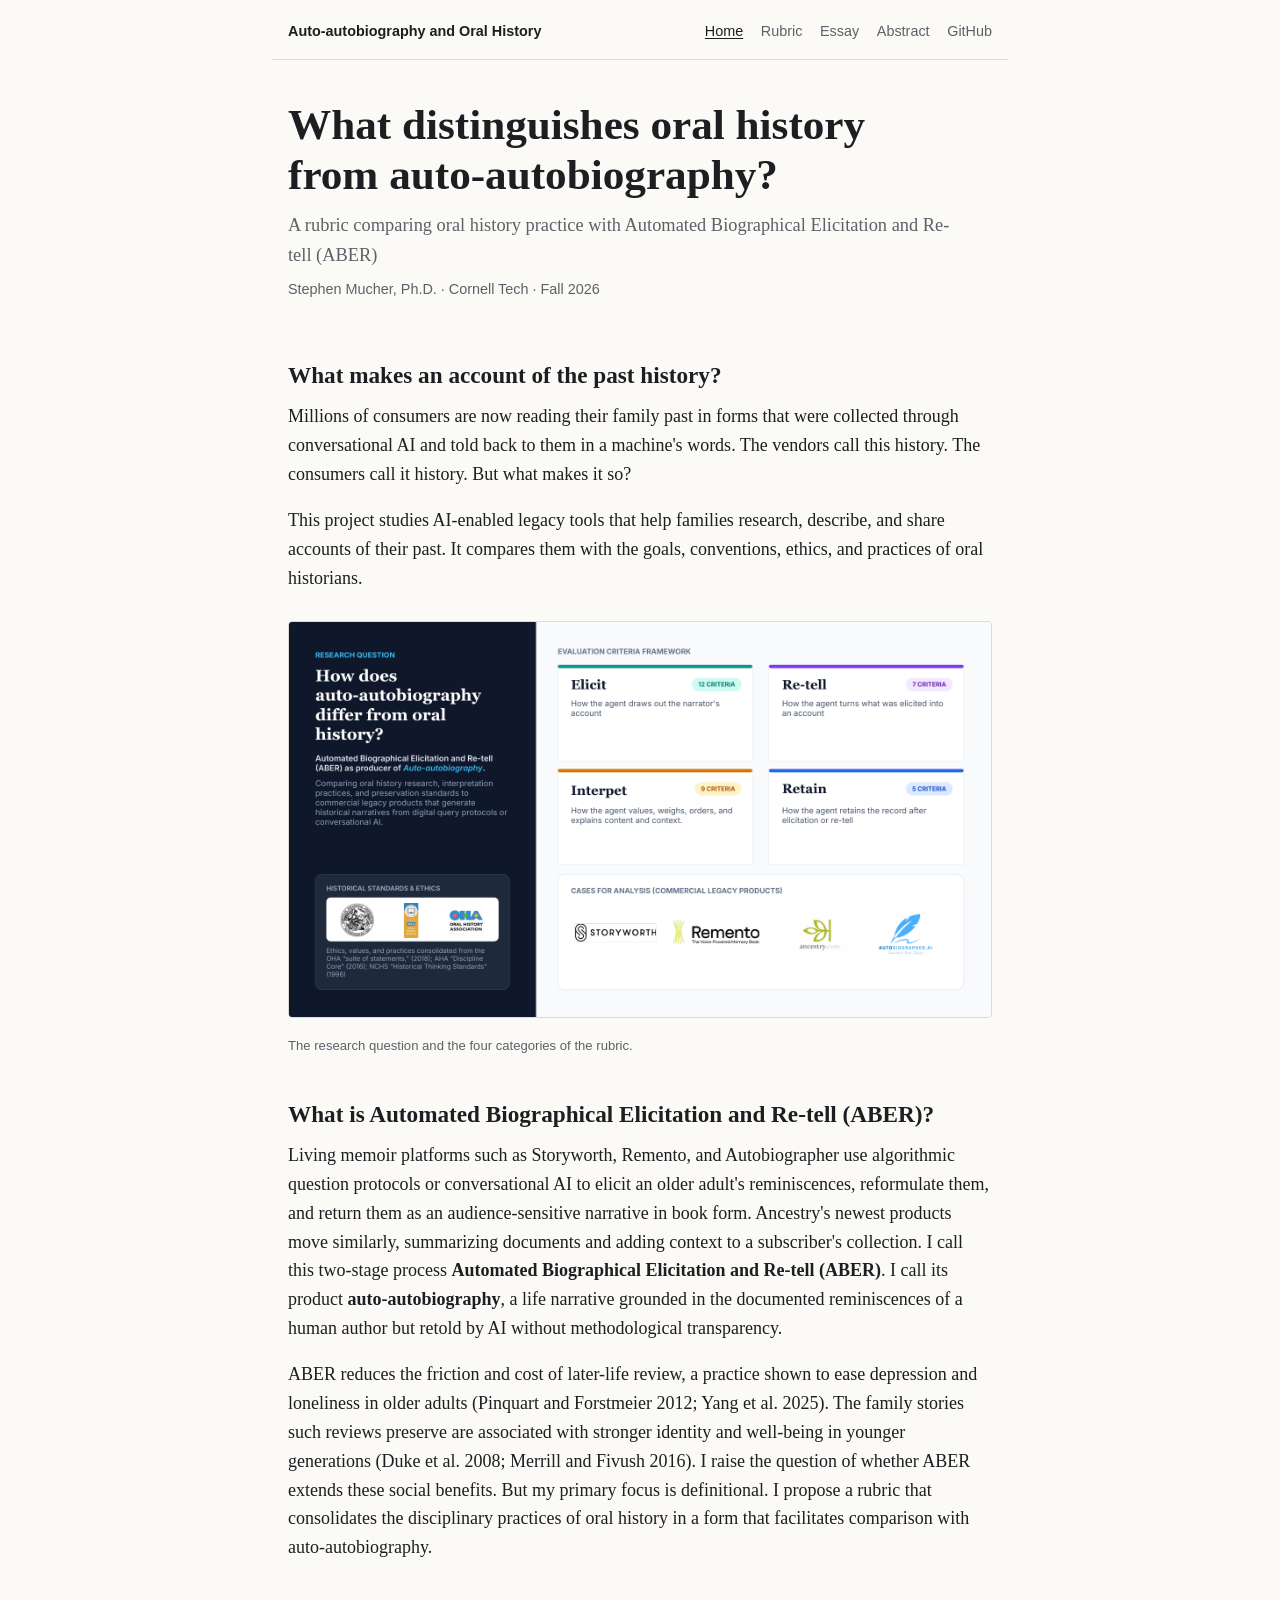
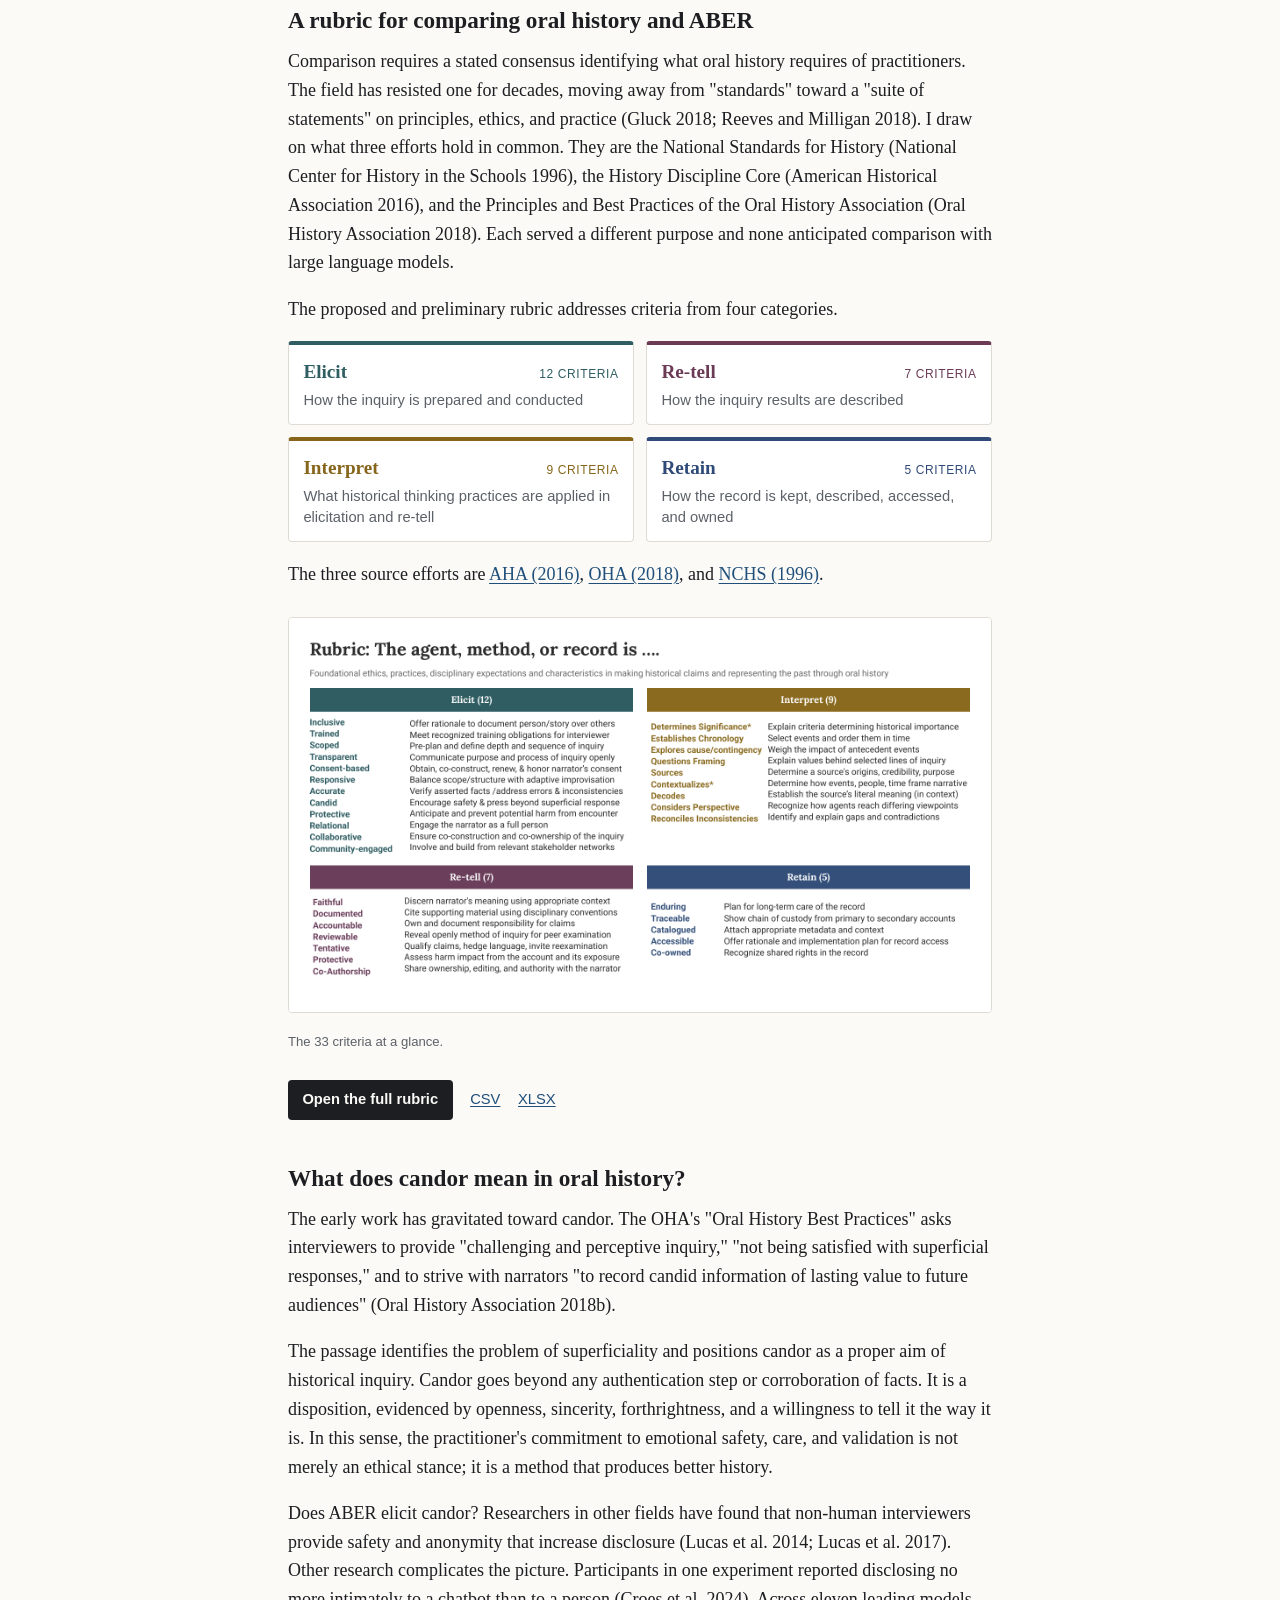
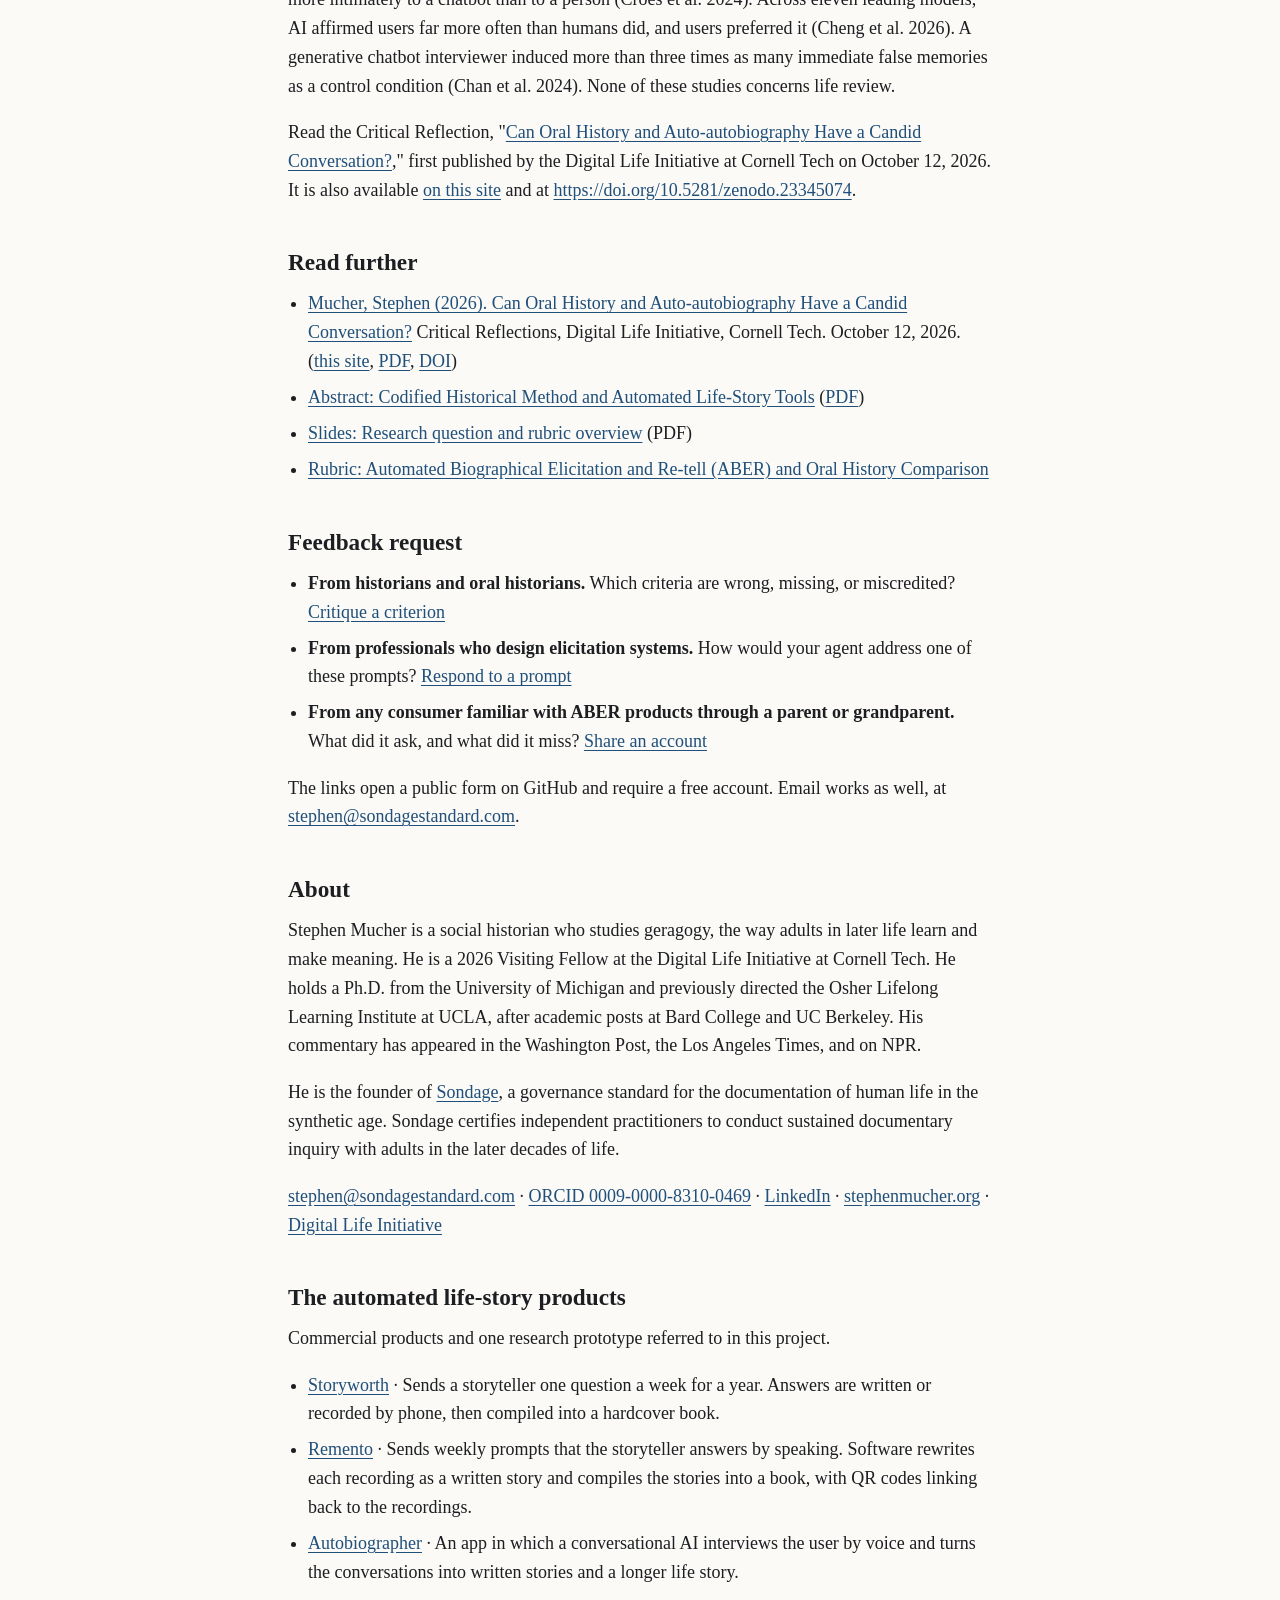
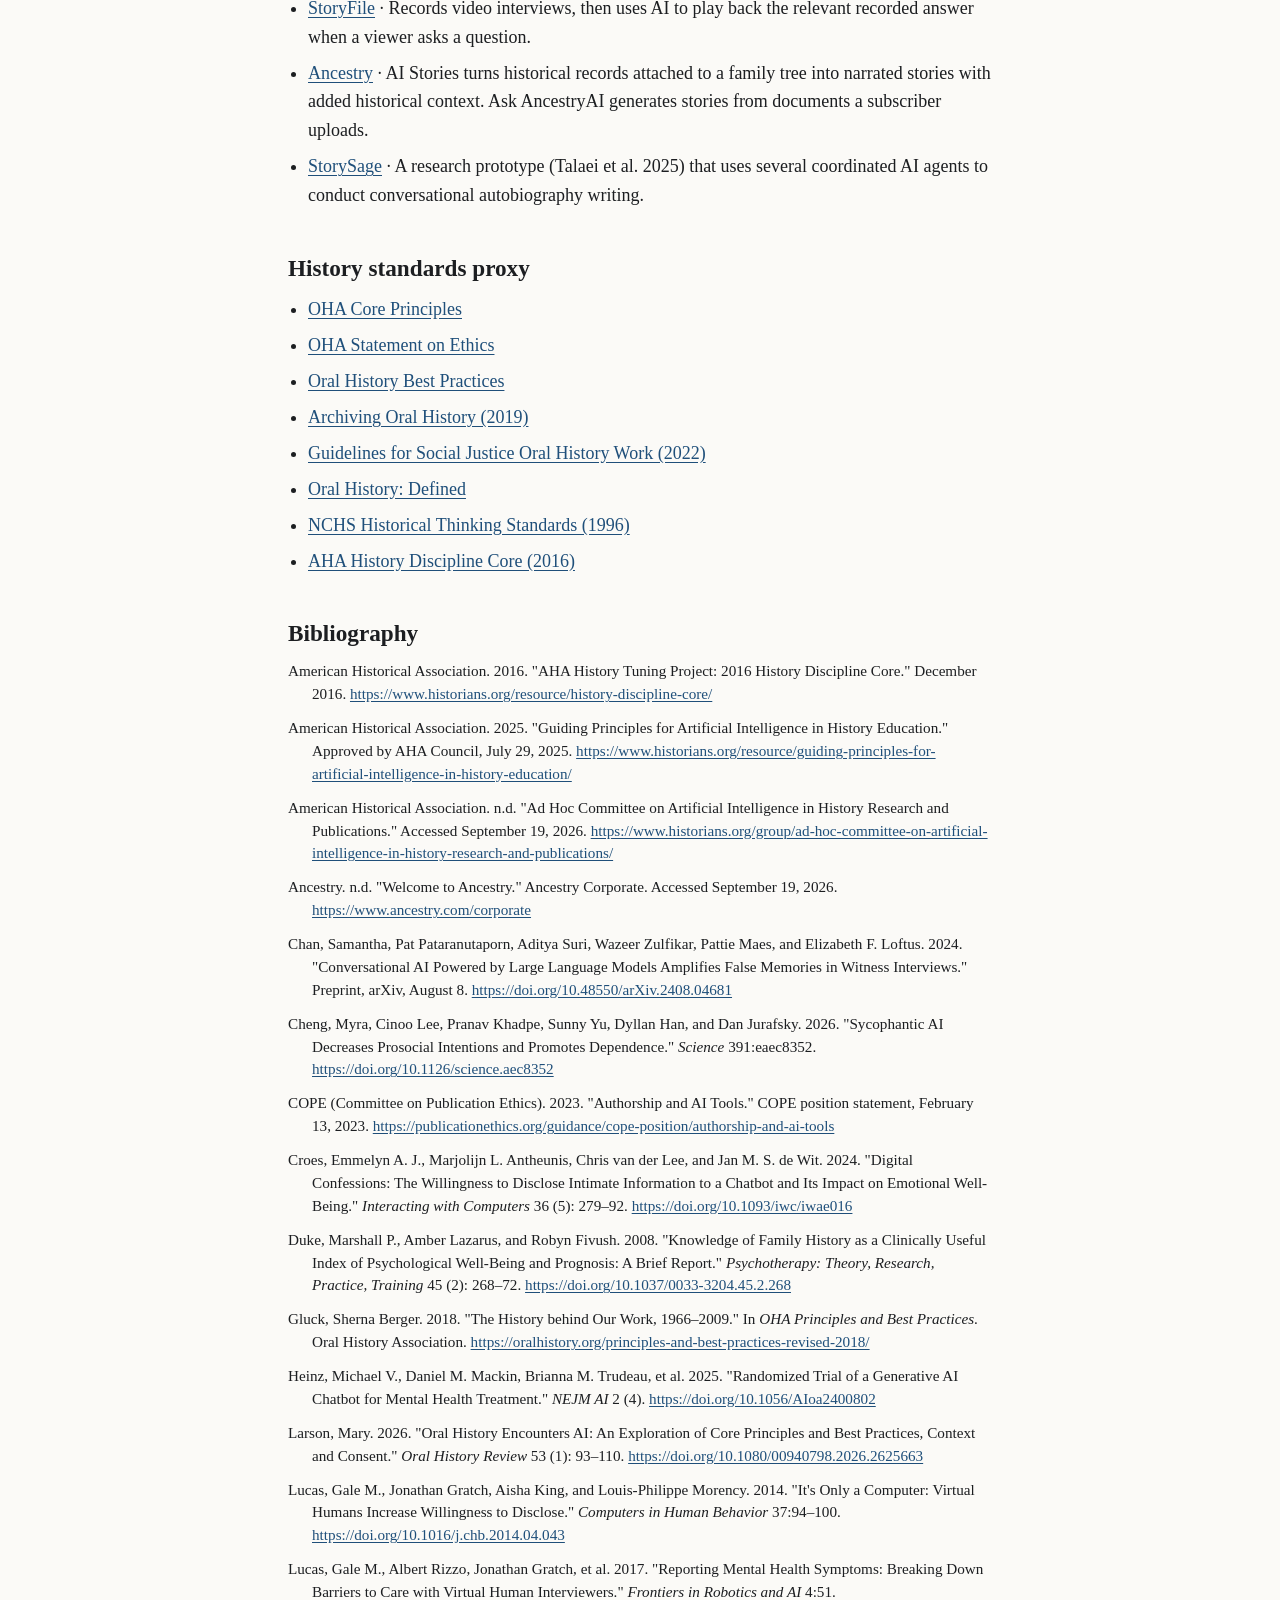
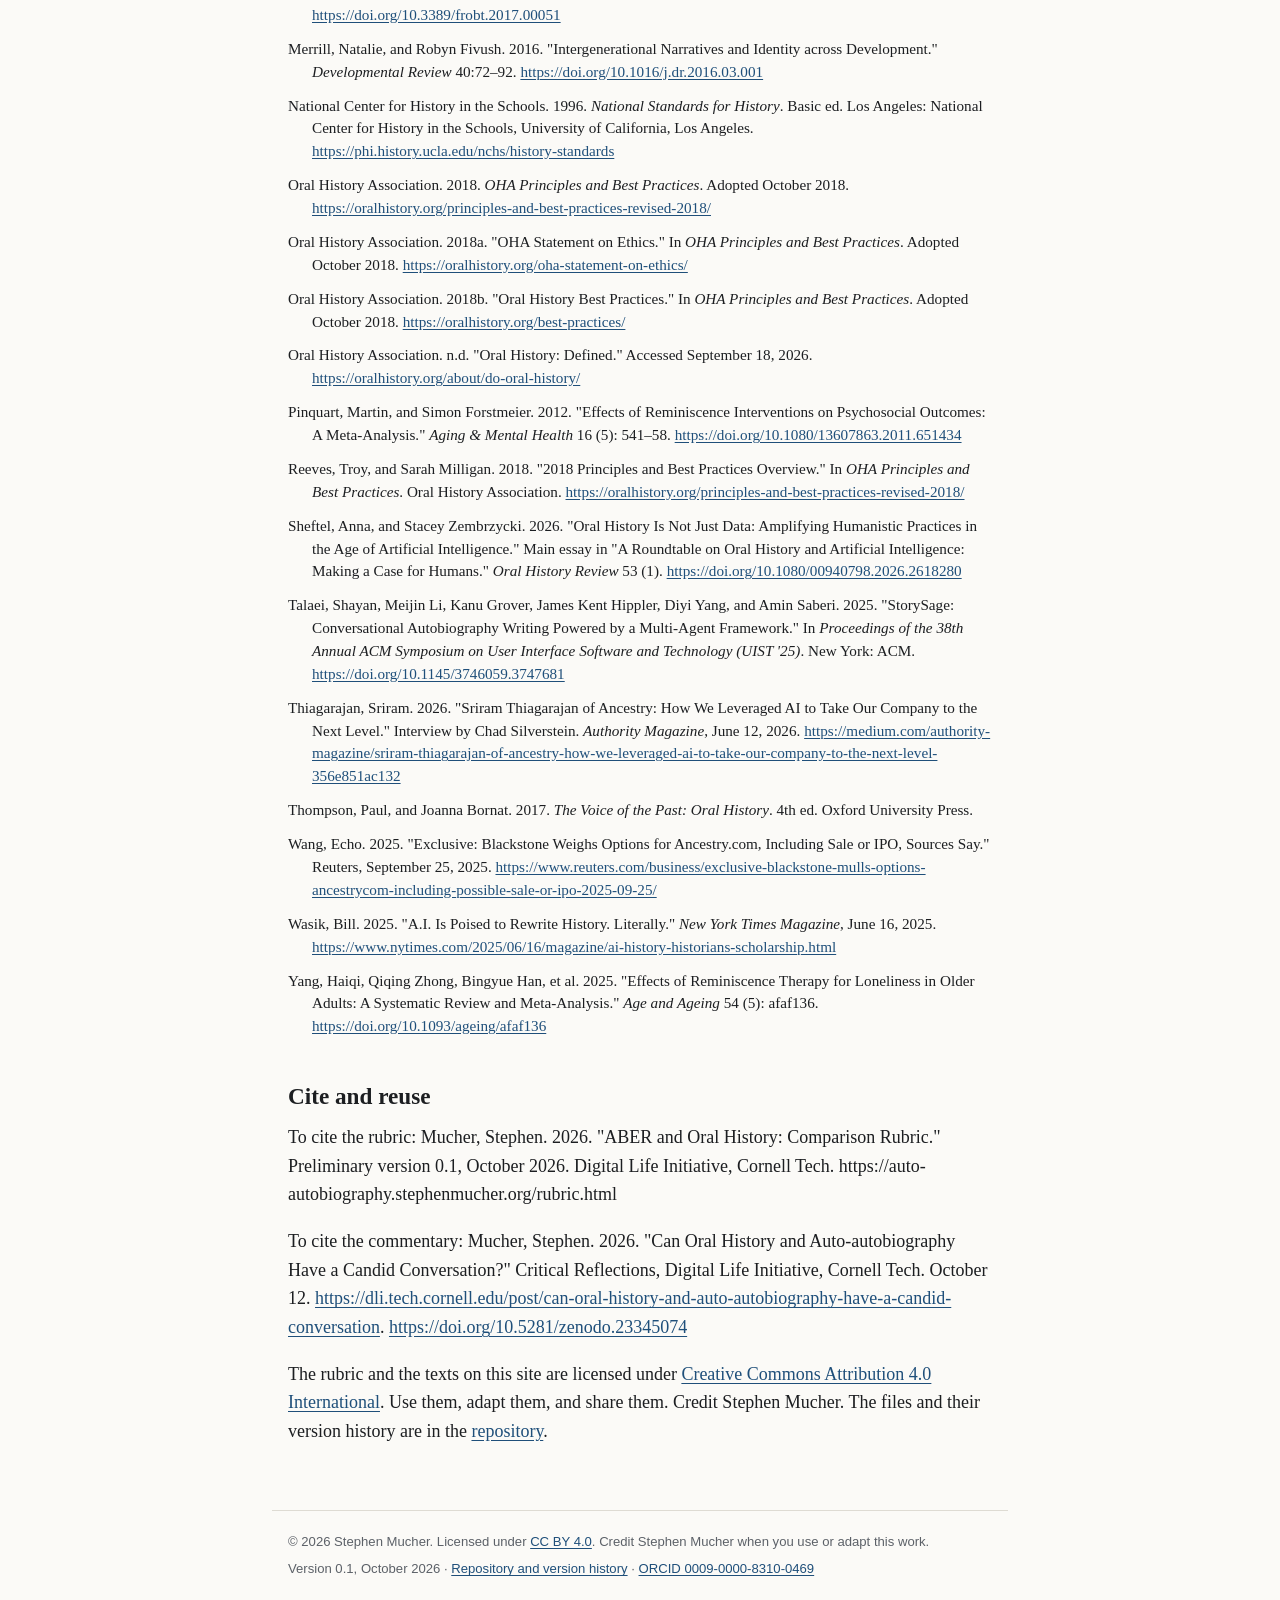
<file: index.html>
<!doctype html>
<html lang="en">
<head>
<meta charset="utf-8">
<meta name="viewport" content="width=device-width, initial-scale=1">
<title>Auto-autobiography and Oral History</title>
<meta name="description" content="A rubric comparing oral history practice with Automated Biographical Elicitation and Re-tell (ABER)">
<meta name="author" content="Stephen Mucher">
<meta name="msvalidate.01" content="74CC55F12CDCBB4DBF7A736107D91024" />
<link rel="canonical" href="https://auto-autobiography.stephenmucher.org/">
<meta property="og:type" content="website">
<meta property="og:title" content="Auto-autobiography and Oral History">
<meta property="og:description" content="A rubric comparing oral history practice with Automated Biographical Elicitation and Re-tell (ABER)">
<meta property="og:url" content="https://auto-autobiography.stephenmucher.org/">
<meta property="og:image" content="https://auto-autobiography.stephenmucher.org/assets/research-question.png">
<meta name="twitter:card" content="summary_large_image">
<link rel="license" href="https://creativecommons.org/licenses/by/4.0/">
<script type="application/ld+json">{"@context": "https://schema.org", "@graph": [{"@type": "WebSite", "@id": "https://auto-autobiography.stephenmucher.org/#site", "url": "https://auto-autobiography.stephenmucher.org/", "name": "Auto-autobiography and Oral History", "description": "A rubric comparing oral history practice with Automated Biographical Elicitation and Re-tell (ABER)", "author": {"@id": "https://orcid.org/0009-0000-8310-0469"}, "license": "https://creativecommons.org/licenses/by/4.0/"}, {"@type": "Person", "@id": "https://orcid.org/0009-0000-8310-0469", "name": "Stephen Mucher", "url": "https://stephenmucher.org/", "sameAs": ["https://orcid.org/0009-0000-8310-0469", "https://stephenmucher.org/", "https://www.linkedin.com/in/smucher/", "https://github.com/stephenmucher", "https://cornell.academia.edu/StephenMucher", "https://dli.tech.cornell.edu/members/mucher"]}, {"@type": "DefinedTermSet", "@id": "https://auto-autobiography.stephenmucher.org/#terms", "name": "Auto-autobiography and Oral History: terms", "url": "https://auto-autobiography.stephenmucher.org/", "creator": {"@id": "https://orcid.org/0009-0000-8310-0469"}}, {"@type": "DefinedTerm", "@id": "https://auto-autobiography.stephenmucher.org/#auto-autobiography", "name": "Auto-autobiography", "alternateName": "auto-autobiography", "description": "A life narrative grounded in the documented reminiscences of a human author but retold by AI without methodological transparency. Auto-autobiography is the product of Automated Biographical Elicitation and Re-tell (ABER).", "url": "https://auto-autobiography.stephenmucher.org/#aber", "inDefinedTermSet": {"@id": "https://auto-autobiography.stephenmucher.org/#terms"}, "subjectOf": {"@id": "https://doi.org/10.5281/zenodo.23345074"}}, {"@type": "DefinedTerm", "@id": "https://auto-autobiography.stephenmucher.org/#aber-term", "name": "Automated Biographical Elicitation and Re-tell", "alternateName": "ABER", "termCode": "ABER", "description": "The two-stage process by which algorithmic question protocols or conversational AI elicit a person's reminiscences, reformulate them, and return them as an audience-sensitive narrative. Its product is auto-autobiography.", "url": "https://auto-autobiography.stephenmucher.org/#aber", "inDefinedTermSet": {"@id": "https://auto-autobiography.stephenmucher.org/#terms"}, "subjectOf": {"@id": "https://doi.org/10.5281/zenodo.23345074"}}, {"@type": "ScholarlyArticle", "@id": "https://doi.org/10.5281/zenodo.23345074", "headline": "Can Oral History and Auto-autobiography Have a Candid Conversation?", "name": "Can Oral History and Auto-autobiography Have a Candid Conversation?", "author": {"@id": "https://orcid.org/0009-0000-8310-0469"}, "datePublished": "2026-10-12", "inLanguage": "en", "url": "https://dli.tech.cornell.edu/post/can-oral-history-and-auto-autobiography-have-a-candid-conversation", "identifier": {"@type": "PropertyValue", "propertyID": "DOI", "value": "10.5281/zenodo.23345074", "url": "https://doi.org/10.5281/zenodo.23345074"}, "sameAs": ["https://dli.tech.cornell.edu/post/can-oral-history-and-auto-autobiography-have-a-candid-conversation", "https://doi.org/10.5281/zenodo.23345074", "https://auto-autobiography.stephenmucher.org/essay.html"], "isPartOf": {"@type": "CreativeWorkSeries", "name": "Critical Reflections", "url": "https://dli.tech.cornell.edu/blog/categories/critical-reflections"}, "publisher": {"@type": "Organization", "name": "Digital Life Initiative, Cornell Tech", "url": "https://dli.tech.cornell.edu/"}, "license": "https://creativecommons.org/licenses/by/4.0/", "abstract": "Millions of consumers are now reading a family past that was collected and told back to them using AI tools. The author describes the product of this commercial development as auto-autobiography, a life narrative grounded in the documented reminiscences of a human author but retold by AI without methodological transparency. The essay offers a rubric to compare these synthetic methods, described as Automated Biographical Elicitation and Re-tell (ABER), to the work of oral history practitioners. It argues that the disciplinary obligation to seek candor in inquiry practices illustrates the limitations of interpretations that lack clear accountability or intersubjectivity.", "about": [{"@id": "https://auto-autobiography.stephenmucher.org/#auto-autobiography"}, {"@id": "https://auto-autobiography.stephenmucher.org/#aber-term"}], "keywords": ["oral history", "auto-autobiography", "Automated Biographical Elicitation and Re-tell (ABER)", "geragogy", "life review", "family history", "generative AI", "historical method", "candor"]}]}</script>
<link rel="stylesheet" href="assets/style.css">
</head>
<body class="home">
<header class="site">
<a class="brand" href="index.html">Auto-autobiography and Oral History</a>
<nav><a href="index.html" aria-current=page>Home</a> <a href="rubric.html">Rubric</a> <a href="essay.html">Essay</a> <a href="abstract.html">Abstract</a> <a href="https://github.com/stephenmucher/auto-autobiography">GitHub</a></nav>
</header>
<main>
<div class="title">

<h1>What distinguishes oral history from auto-autobiography?</h1>
<p class="sub">A rubric comparing oral history practice with Automated Biographical Elicitation and Re-tell (ABER)</p>
<p class="byline">Stephen Mucher, Ph.D. · Cornell Tech · Fall 2026</p>
</div>
<h2 id="history">What makes an account of the past history?</h2>
<p>Millions of consumers are now reading their family past in forms that were collected through conversational AI and told back to them in a machine's words. The vendors call this history. The consumers call it history. But what makes it so?</p>
<p>This project studies AI-enabled legacy tools that help families research, describe, and share accounts of their past. It compares them with the goals, conventions, ethics, and practices of oral historians.</p>
<figure>
<p><a href="papers/mucher-2026-aber-research-question-slides.pdf"><img src="assets/research-question.png" alt="Slide. Research question: How does auto-autobiography differ from oral history? Four rubric categories are shown: Elicit, 12 criteria; Re-tell, 7 criteria; Interpret, 9 criteria; Retain, 5 criteria. Cases for analysis are Storyworth, Remento, Ancestry, and Autobiographer." width="1600" height="900"></a></p>
<figcaption>The research question and the four categories of the rubric.</figcaption>
</figure>
<h2 id="aber">What is Automated Biographical Elicitation and Re-tell (ABER)?</h2>
<p>Living memoir platforms such as Storyworth, Remento, and Autobiographer use algorithmic question protocols or conversational AI to elicit an older adult's reminiscences, reformulate them, and return them as an audience-sensitive narrative in book form. Ancestry's newest products move similarly, summarizing documents and adding context to a subscriber's collection. I call this two-stage process <strong>Automated Biographical Elicitation and Re-tell (ABER)</strong>. I call its product <strong>auto-autobiography</strong>, a life narrative grounded in the documented reminiscences of a human author but retold by AI without methodological transparency.</p>
<p>ABER reduces the friction and cost of later-life review, a practice shown to ease depression and loneliness in older adults (Pinquart and Forstmeier 2012; Yang et al. 2025). The family stories such reviews preserve are associated with stronger identity and well-being in younger generations (Duke et al. 2008; Merrill and Fivush 2016). I raise the question of whether ABER extends these social benefits. But my primary focus is definitional. I propose a rubric that consolidates the disciplinary practices of oral history in a form that facilitates comparison with auto-autobiography.</p>
<h2 id="rubric">A rubric for comparing oral history and ABER</h2>
<p>Comparison requires a stated consensus identifying what oral history requires of practitioners. The field has resisted one for decades, moving away from "standards" toward a "suite of statements" on principles, ethics, and practice (Gluck 2018; Reeves and Milligan 2018). I draw on what three efforts hold in common. They are the National Standards for History (National Center for History in the Schools 1996), the History Discipline Core (American Historical Association 2016), and the Principles and Best Practices of the Oral History Association (Oral History Association 2018). Each served a different purpose and none anticipated comparison with large language models.</p>
<p>The proposed and preliminary rubric addresses criteria from four categories.</p>
<ul class="cats">
<li class="c-elicit"><a href="rubric.html#elicit"><strong>Elicit</strong> <span>12 criteria</span></a> How the inquiry is prepared and conducted</li>
<li class="c-retell"><a href="rubric.html#re-tell"><strong>Re-tell</strong> <span>7 criteria</span></a> How the inquiry results are described</li>
<li class="c-interpret"><a href="rubric.html#interpret"><strong>Interpret</strong> <span>9 criteria</span></a> What historical thinking practices are applied in elicitation and re-tell</li>
<li class="c-retain"><a href="rubric.html#retain"><strong>Retain</strong> <span>5 criteria</span></a> How the record is kept, described, accessed, and owned</li>
</ul>

<p>The three source efforts are <a href="https://www.historians.org/resource/history-discipline-core/">AHA (2016)</a>, <a href="https://oralhistory.org/best-practices-guidelines-and-toolkits/">OHA (2018)</a>, and <a href="https://phi.history.ucla.edu/nchs/historical-thinking-standards/">NCHS (1996)</a>.</p>
<figure>
<p><a href="rubric.html"><img src="assets/rubric-overview.png" alt="Slide. The rubric at a glance. Each of the 33 criteria is listed by category with a one-line descriptor. The full text is on the rubric page." width="1600" height="900"></a></p>
<figcaption>The 33 criteria at a glance.</figcaption>
</figure>
<p class="actions"><a class="button" href="rubric.html">Open the full rubric</a> <a href="rubric/aber-rubric-v0.1.csv">CSV</a> <a href="rubric/aber-rubric-v0.1.xlsx">XLSX</a></p>

<h2 id="candor">What does candor mean in oral history?</h2>
<p>The early work has gravitated toward candor. The OHA's "Oral History Best Practices" asks interviewers to provide "challenging and perceptive inquiry," "not being satisfied with superficial responses," and to strive with narrators "to record candid information of lasting value to future audiences" (Oral History Association 2018b).</p>
<p>The passage identifies the problem of superficiality and positions candor as a proper aim of historical inquiry. Candor goes beyond any authentication step or corroboration of facts. It is a disposition, evidenced by openness, sincerity, forthrightness, and a willingness to tell it the way it is. In this sense, the practitioner's commitment to emotional safety, care, and validation is not merely an ethical stance; it is a method that produces better history.</p>
<p>Does ABER elicit candor? Researchers in other fields have found that non-human interviewers provide safety and anonymity that increase disclosure (Lucas et al. 2014; Lucas et al. 2017). Other research complicates the picture. Participants in one experiment reported disclosing no more intimately to a chatbot than to a person (Croes et al. 2024). Across eleven leading models, AI affirmed users far more often than humans did, and users preferred it (Cheng et al. 2026). A generative chatbot interviewer induced more than three times as many immediate false memories as a control condition (Chan et al. 2024). None of these studies concerns life review.</p>
<p>Read the Critical Reflection, "<a href="https://dli.tech.cornell.edu/post/can-oral-history-and-auto-autobiography-have-a-candid-conversation">Can Oral History and Auto-autobiography Have a Candid Conversation?</a>," first published by the Digital Life Initiative at Cornell Tech on October 12, 2026. It is also available <a href="essay.html">on this site</a> and at <a href="https://doi.org/10.5281/zenodo.23345074">https://doi.org/10.5281/zenodo.23345074</a>.</p>
<h2 id="read">Read further</h2>
<ul>
<li><a href="https://dli.tech.cornell.edu/post/can-oral-history-and-auto-autobiography-have-a-candid-conversation">Mucher, Stephen (2026). Can Oral History and Auto-autobiography Have a Candid Conversation?</a> Critical Reflections, Digital Life Initiative, Cornell Tech. October 12, 2026. (<a href="essay.html">this site</a>, <a href="papers/mucher-2026-candid-conversation.pdf">PDF</a>, <a href="https://doi.org/10.5281/zenodo.23345074">DOI</a>)</li>
<li><a href="abstract.html">Abstract: Codified Historical Method and Automated Life-Story Tools</a> (<a href="papers/mucher-2026-codified-historical-method-abstract.pdf">PDF</a>)</li>
<li><a href="papers/mucher-2026-aber-research-question-slides.pdf">Slides: Research question and rubric overview</a> (PDF)</li>
<li><a href="rubric.html">Rubric: Automated Biographical Elicitation and Re-tell (ABER) and Oral History Comparison</a></li>
</ul>
<h2 id="feedback">Feedback request</h2>
<ul>
<li><strong>From historians and oral historians.</strong> Which criteria are wrong, missing, or miscredited? <a href="https://github.com/stephenmucher/auto-autobiography/issues/new?template=criterion-critique.yml">Critique a criterion</a></li>
<li><strong>From professionals who design elicitation systems.</strong> How would your agent address one of these prompts? <a href="https://github.com/stephenmucher/auto-autobiography/issues/new?template=system-response.yml">Respond to a prompt</a></li>
<li><strong>From any consumer familiar with ABER products through a parent or grandparent.</strong> What did it ask, and what did it miss? <a href="https://github.com/stephenmucher/auto-autobiography/issues/new?template=consumer-account.yml">Share an account</a></li>
</ul>
<p>The links open a public form on GitHub and require a free account. Email works as well, at <a href="&#109;&#97;&#105;&#108;&#116;&#111;&#58;&#115;&#116;&#101;&#112;&#104;&#101;&#110;&#64;&#115;&#111;&#110;&#100;&#97;&#103;&#101;&#115;&#116;&#97;&#110;&#100;&#97;&#114;&#100;&#46;&#99;&#111;&#109;">&#115;&#116;&#101;&#112;&#104;&#101;&#110;&#64;&#115;&#111;&#110;&#100;&#97;&#103;&#101;&#115;&#116;&#97;&#110;&#100;&#97;&#114;&#100;&#46;&#99;&#111;&#109;</a>.</p>
<h2 id="about">About</h2>
<p>Stephen Mucher is a social historian who studies geragogy, the way adults in later life learn and make meaning. He is a 2026 Visiting Fellow at the Digital Life Initiative at Cornell Tech. He holds a Ph.D. from the University of Michigan and previously directed the Osher Lifelong Learning Institute at UCLA, after academic posts at Bard College and UC Berkeley. His commentary has appeared in the Washington Post, the Los Angeles Times, and on NPR.</p>
<p>He is the founder of <a href="https://sondagestandard.com">Sondage</a>, a governance standard for the documentation of human life in the synthetic age. Sondage certifies independent practitioners to conduct sustained documentary inquiry with adults in the later decades of life.</p>
<p><a href="&#109;&#97;&#105;&#108;&#116;&#111;&#58;&#115;&#116;&#101;&#112;&#104;&#101;&#110;&#64;&#115;&#111;&#110;&#100;&#97;&#103;&#101;&#115;&#116;&#97;&#110;&#100;&#97;&#114;&#100;&#46;&#99;&#111;&#109;">&#115;&#116;&#101;&#112;&#104;&#101;&#110;&#64;&#115;&#111;&#110;&#100;&#97;&#103;&#101;&#115;&#116;&#97;&#110;&#100;&#97;&#114;&#100;&#46;&#99;&#111;&#109;</a> · <a href="https://orcid.org/0009-0000-8310-0469">ORCID 0009-0000-8310-0469</a> · <a href="https://www.linkedin.com/in/smucher/">LinkedIn</a> · <a href="https://stephenmucher.org" rel="me">stephenmucher.org</a> · <a href="https://dli.tech.cornell.edu/">Digital Life Initiative</a></p>
<h2 id="products">The automated life-story products</h2>
<p>Commercial products and one research prototype referred to in this project.</p>
<ul>
<li><a href="https://www.storyworth.com">Storyworth</a> · Sends a storyteller one question a week for a year. Answers are written or recorded by phone, then compiled into a hardcover book.</li>
<li><a href="https://www.remento.co">Remento</a> · Sends weekly prompts that the storyteller answers by speaking. Software rewrites each recording as a written story and compiles the stories into a book, with QR codes linking back to the recordings.</li>
<li><a href="https://www.autobiographer.com">Autobiographer</a> · An app in which a conversational AI interviews the user by voice and turns the conversations into written stories and a longer life story.</li>
<li><a href="https://www.storyfile.com">StoryFile</a> · Records video interviews, then uses AI to play back the relevant recorded answer when a viewer asks a question.</li>
<li><a href="https://www.ancestry.com">Ancestry</a> · AI Stories turns historical records attached to a family tree into narrated stories with added historical context. Ask AncestryAI generates stories from documents a subscriber uploads.</li>
<li><a href="https://doi.org/10.1145/3746059.3747681">StorySage</a> · A research prototype (Talaei et al. 2025) that uses several coordinated AI agents to conduct conversational autobiography writing.</li>
</ul>
<h2 id="standards">History standards proxy</h2>
<ul>
<li><a href="https://oralhistory.org/oha-core-principles/">OHA Core Principles</a></li>
<li><a href="https://oralhistory.org/oha-statement-on-ethics/">OHA Statement on Ethics</a></li>
<li><a href="https://oralhistory.org/best-practices/">Oral History Best Practices</a></li>
<li><a href="https://oralhistory.org/archives-principles-and-best-practices-overview/">Archiving Oral History (2019)</a></li>
<li><a href="https://oralhistory.org/guidelines-for-social-justice-oral-history-work/">Guidelines for Social Justice Oral History Work (2022)</a></li>
<li><a href="https://oralhistory.org/about/do-oral-history/">Oral History: Defined</a></li>
<li><a href="https://phi.history.ucla.edu/nchs/historical-thinking-standards/overview/">NCHS Historical Thinking Standards (1996)</a></li>
<li><a href="https://www.historians.org/resource/history-discipline-core/">AHA History Discipline Core (2016)</a></li>
</ul>
<h2 id="bibliography">Bibliography</h2>
<p class="ref">American Historical Association. 2016. "AHA History Tuning Project: 2016 History Discipline Core." December 2016. <a href="https://www.historians.org/resource/history-discipline-core/">https://www.historians.org/resource/history-discipline-core/</a></p>
<p class="ref">American Historical Association. 2025. "Guiding Principles for Artificial Intelligence in History Education." Approved by AHA Council, July 29, 2025. <a href="https://www.historians.org/resource/guiding-principles-for-artificial-intelligence-in-history-education/">https://www.historians.org/resource/guiding-principles-for-artificial-intelligence-in-history-education/</a></p>
<p class="ref">American Historical Association. n.d. "Ad Hoc Committee on Artificial Intelligence in History Research and Publications." Accessed September 19, 2026. <a href="https://www.historians.org/group/ad-hoc-committee-on-artificial-intelligence-in-history-research-and-publications/">https://www.historians.org/group/ad-hoc-committee-on-artificial-intelligence-in-history-research-and-publications/</a></p>
<p class="ref">Ancestry. n.d. "Welcome to Ancestry." Ancestry Corporate. Accessed September 19, 2026. <a href="https://www.ancestry.com/corporate">https://www.ancestry.com/corporate</a></p>
<p class="ref">Chan, Samantha, Pat Pataranutaporn, Aditya Suri, Wazeer Zulfikar, Pattie Maes, and Elizabeth F. Loftus. 2024. "Conversational AI Powered by Large Language Models Amplifies False Memories in Witness Interviews." Preprint, arXiv, August 8. <a href="https://doi.org/10.48550/arXiv.2408.04681">https://doi.org/10.48550/arXiv.2408.04681</a></p>
<p class="ref">Cheng, Myra, Cinoo Lee, Pranav Khadpe, Sunny Yu, Dyllan Han, and Dan Jurafsky. 2026. "Sycophantic AI Decreases Prosocial Intentions and Promotes Dependence." <em>Science</em> 391:eaec8352. <a href="https://doi.org/10.1126/science.aec8352">https://doi.org/10.1126/science.aec8352</a></p>
<p class="ref">COPE (Committee on Publication Ethics). 2023. "Authorship and AI Tools." COPE position statement, February 13, 2023. <a href="https://publicationethics.org/guidance/cope-position/authorship-and-ai-tools">https://publicationethics.org/guidance/cope-position/authorship-and-ai-tools</a></p>
<p class="ref">Croes, Emmelyn A. J., Marjolijn L. Antheunis, Chris van der Lee, and Jan M. S. de Wit. 2024. "Digital Confessions: The Willingness to Disclose Intimate Information to a Chatbot and Its Impact on Emotional Well-Being." <em>Interacting with Computers</em> 36 (5): 279–92. <a href="https://doi.org/10.1093/iwc/iwae016">https://doi.org/10.1093/iwc/iwae016</a></p>
<p class="ref">Duke, Marshall P., Amber Lazarus, and Robyn Fivush. 2008. "Knowledge of Family History as a Clinically Useful Index of Psychological Well-Being and Prognosis: A Brief Report." <em>Psychotherapy: Theory, Research, Practice, Training</em> 45 (2): 268–72. <a href="https://doi.org/10.1037/0033-3204.45.2.268">https://doi.org/10.1037/0033-3204.45.2.268</a></p>
<p class="ref">Gluck, Sherna Berger. 2018. "The History behind Our Work, 1966–2009." In <em>OHA Principles and Best Practices</em>. Oral History Association. <a href="https://oralhistory.org/principles-and-best-practices-revised-2018/">https://oralhistory.org/principles-and-best-practices-revised-2018/</a></p>
<p class="ref">Heinz, Michael V., Daniel M. Mackin, Brianna M. Trudeau, et al. 2025. "Randomized Trial of a Generative AI Chatbot for Mental Health Treatment." <em>NEJM AI</em> 2 (4). <a href="https://doi.org/10.1056/AIoa2400802">https://doi.org/10.1056/AIoa2400802</a></p>
<p class="ref">Larson, Mary. 2026. "Oral History Encounters AI: An Exploration of Core Principles and Best Practices, Context and Consent." <em>Oral History Review</em> 53 (1): 93–110. <a href="https://doi.org/10.1080/00940798.2026.2625663">https://doi.org/10.1080/00940798.2026.2625663</a></p>
<p class="ref">Lucas, Gale M., Jonathan Gratch, Aisha King, and Louis-Philippe Morency. 2014. "It's Only a Computer: Virtual Humans Increase Willingness to Disclose." <em>Computers in Human Behavior</em> 37:94–100. <a href="https://doi.org/10.1016/j.chb.2014.04.043">https://doi.org/10.1016/j.chb.2014.04.043</a></p>
<p class="ref">Lucas, Gale M., Albert Rizzo, Jonathan Gratch, et al. 2017. "Reporting Mental Health Symptoms: Breaking Down Barriers to Care with Virtual Human Interviewers." <em>Frontiers in Robotics and AI</em> 4:51. <a href="https://doi.org/10.3389/frobt.2017.00051">https://doi.org/10.3389/frobt.2017.00051</a></p>
<p class="ref">Merrill, Natalie, and Robyn Fivush. 2016. "Intergenerational Narratives and Identity across Development." <em>Developmental Review</em> 40:72–92. <a href="https://doi.org/10.1016/j.dr.2016.03.001">https://doi.org/10.1016/j.dr.2016.03.001</a></p>
<p class="ref">National Center for History in the Schools. 1996. <em>National Standards for History</em>. Basic ed. Los Angeles: National Center for History in the Schools, University of California, Los Angeles. <a href="https://phi.history.ucla.edu/nchs/history-standards">https://phi.history.ucla.edu/nchs/history-standards</a></p>
<p class="ref">Oral History Association. 2018. <em>OHA Principles and Best Practices</em>. Adopted October 2018. <a href="https://oralhistory.org/principles-and-best-practices-revised-2018/">https://oralhistory.org/principles-and-best-practices-revised-2018/</a></p>
<p class="ref">Oral History Association. 2018a. "OHA Statement on Ethics." In <em>OHA Principles and Best Practices</em>. Adopted October 2018. <a href="https://oralhistory.org/oha-statement-on-ethics/">https://oralhistory.org/oha-statement-on-ethics/</a></p>
<p class="ref">Oral History Association. 2018b. "Oral History Best Practices." In <em>OHA Principles and Best Practices</em>. Adopted October 2018. <a href="https://oralhistory.org/best-practices/">https://oralhistory.org/best-practices/</a></p>
<p class="ref">Oral History Association. n.d. "Oral History: Defined." Accessed September 18, 2026. <a href="https://oralhistory.org/about/do-oral-history/">https://oralhistory.org/about/do-oral-history/</a></p>
<p class="ref">Pinquart, Martin, and Simon Forstmeier. 2012. "Effects of Reminiscence Interventions on Psychosocial Outcomes: A Meta-Analysis." <em>Aging &amp; Mental Health</em> 16 (5): 541–58. <a href="https://doi.org/10.1080/13607863.2011.651434">https://doi.org/10.1080/13607863.2011.651434</a></p>
<p class="ref">Reeves, Troy, and Sarah Milligan. 2018. "2018 Principles and Best Practices Overview." In <em>OHA Principles and Best Practices</em>. Oral History Association. <a href="https://oralhistory.org/principles-and-best-practices-revised-2018/">https://oralhistory.org/principles-and-best-practices-revised-2018/</a></p>
<p class="ref">Sheftel, Anna, and Stacey Zembrzycki. 2026. "Oral History Is Not Just Data: Amplifying Humanistic Practices in the Age of Artificial Intelligence." Main essay in "A Roundtable on Oral History and Artificial Intelligence: Making a Case for Humans." <em>Oral History Review</em> 53 (1). <a href="https://doi.org/10.1080/00940798.2026.2618280">https://doi.org/10.1080/00940798.2026.2618280</a></p>
<p class="ref">Talaei, Shayan, Meijin Li, Kanu Grover, James Kent Hippler, Diyi Yang, and Amin Saberi. 2025. "StorySage: Conversational Autobiography Writing Powered by a Multi-Agent Framework." In <em>Proceedings of the 38th Annual ACM Symposium on User Interface Software and Technology (UIST '25)</em>. New York: ACM. <a href="https://doi.org/10.1145/3746059.3747681">https://doi.org/10.1145/3746059.3747681</a></p>
<p class="ref">Thiagarajan, Sriram. 2026. "Sriram Thiagarajan of Ancestry: How We Leveraged AI to Take Our Company to the Next Level." Interview by Chad Silverstein. <em>Authority Magazine</em>, June 12, 2026. <a href="https://medium.com/authority-magazine/sriram-thiagarajan-of-ancestry-how-we-leveraged-ai-to-take-our-company-to-the-next-level-356e851ac132">https://medium.com/authority-magazine/sriram-thiagarajan-of-ancestry-how-we-leveraged-ai-to-take-our-company-to-the-next-level-356e851ac132</a></p>
<p class="ref">Thompson, Paul, and Joanna Bornat. 2017. <em>The Voice of the Past: Oral History</em>. 4th ed. Oxford University Press.</p>
<p class="ref">Wang, Echo. 2025. "Exclusive: Blackstone Weighs Options for Ancestry.com, Including Sale or IPO, Sources Say." Reuters, September 25, 2025. <a href="https://www.reuters.com/business/exclusive-blackstone-mulls-options-ancestrycom-including-possible-sale-or-ipo-2025-09-25/">https://www.reuters.com/business/exclusive-blackstone-mulls-options-ancestrycom-including-possible-sale-or-ipo-2025-09-25/</a></p>
<p class="ref">Wasik, Bill. 2025. "A.I. Is Poised to Rewrite History. Literally." <em>New York Times Magazine</em>, June 16, 2025. <a href="https://www.nytimes.com/2025/06/16/magazine/ai-history-historians-scholarship.html">https://www.nytimes.com/2025/06/16/magazine/ai-history-historians-scholarship.html</a></p>
<p class="ref">Yang, Haiqi, Qiqing Zhong, Bingyue Han, et al. 2025. "Effects of Reminiscence Therapy for Loneliness in Older Adults: A Systematic Review and Meta-Analysis." <em>Age and Ageing</em> 54 (5): afaf136. <a href="https://doi.org/10.1093/ageing/afaf136">https://doi.org/10.1093/ageing/afaf136</a></p>
<h2 id="cite">Cite and reuse</h2>
<p>To cite the rubric: Mucher, Stephen. 2026. "ABER and Oral History: Comparison Rubric." Preliminary version 0.1, October 2026. Digital Life Initiative, Cornell Tech. https://auto-autobiography.stephenmucher.org/rubric.html</p>
<p>To cite the commentary: Mucher, Stephen. 2026. "Can Oral History and Auto-autobiography Have a Candid Conversation?" Critical Reflections, Digital Life Initiative, Cornell Tech. October 12. <a href="https://dli.tech.cornell.edu/post/can-oral-history-and-auto-autobiography-have-a-candid-conversation">https://dli.tech.cornell.edu/post/can-oral-history-and-auto-autobiography-have-a-candid-conversation</a>. <a href="https://doi.org/10.5281/zenodo.23345074">https://doi.org/10.5281/zenodo.23345074</a></p>
<p>The rubric and the texts on this site are licensed under <a href="https://creativecommons.org/licenses/by/4.0/">Creative Commons Attribution 4.0 International</a>. Use them, adapt them, and share them. Credit Stephen Mucher. The files and their version history are in the <a href="https://github.com/stephenmucher/auto-autobiography">repository</a>.</p>
</main>
<footer class="site">
<p>© 2026 Stephen Mucher. Licensed under <a href="https://creativecommons.org/licenses/by/4.0/">CC BY 4.0</a>. Credit Stephen Mucher when you use or adapt this work.</p>
<p>Version 0.1, October 2026 · <a href="https://github.com/stephenmucher/auto-autobiography">Repository and version history</a> · <a href="https://orcid.org/0009-0000-8310-0469">ORCID 0009-0000-8310-0469</a></p>
</footer>
</body>
</html>
</file>
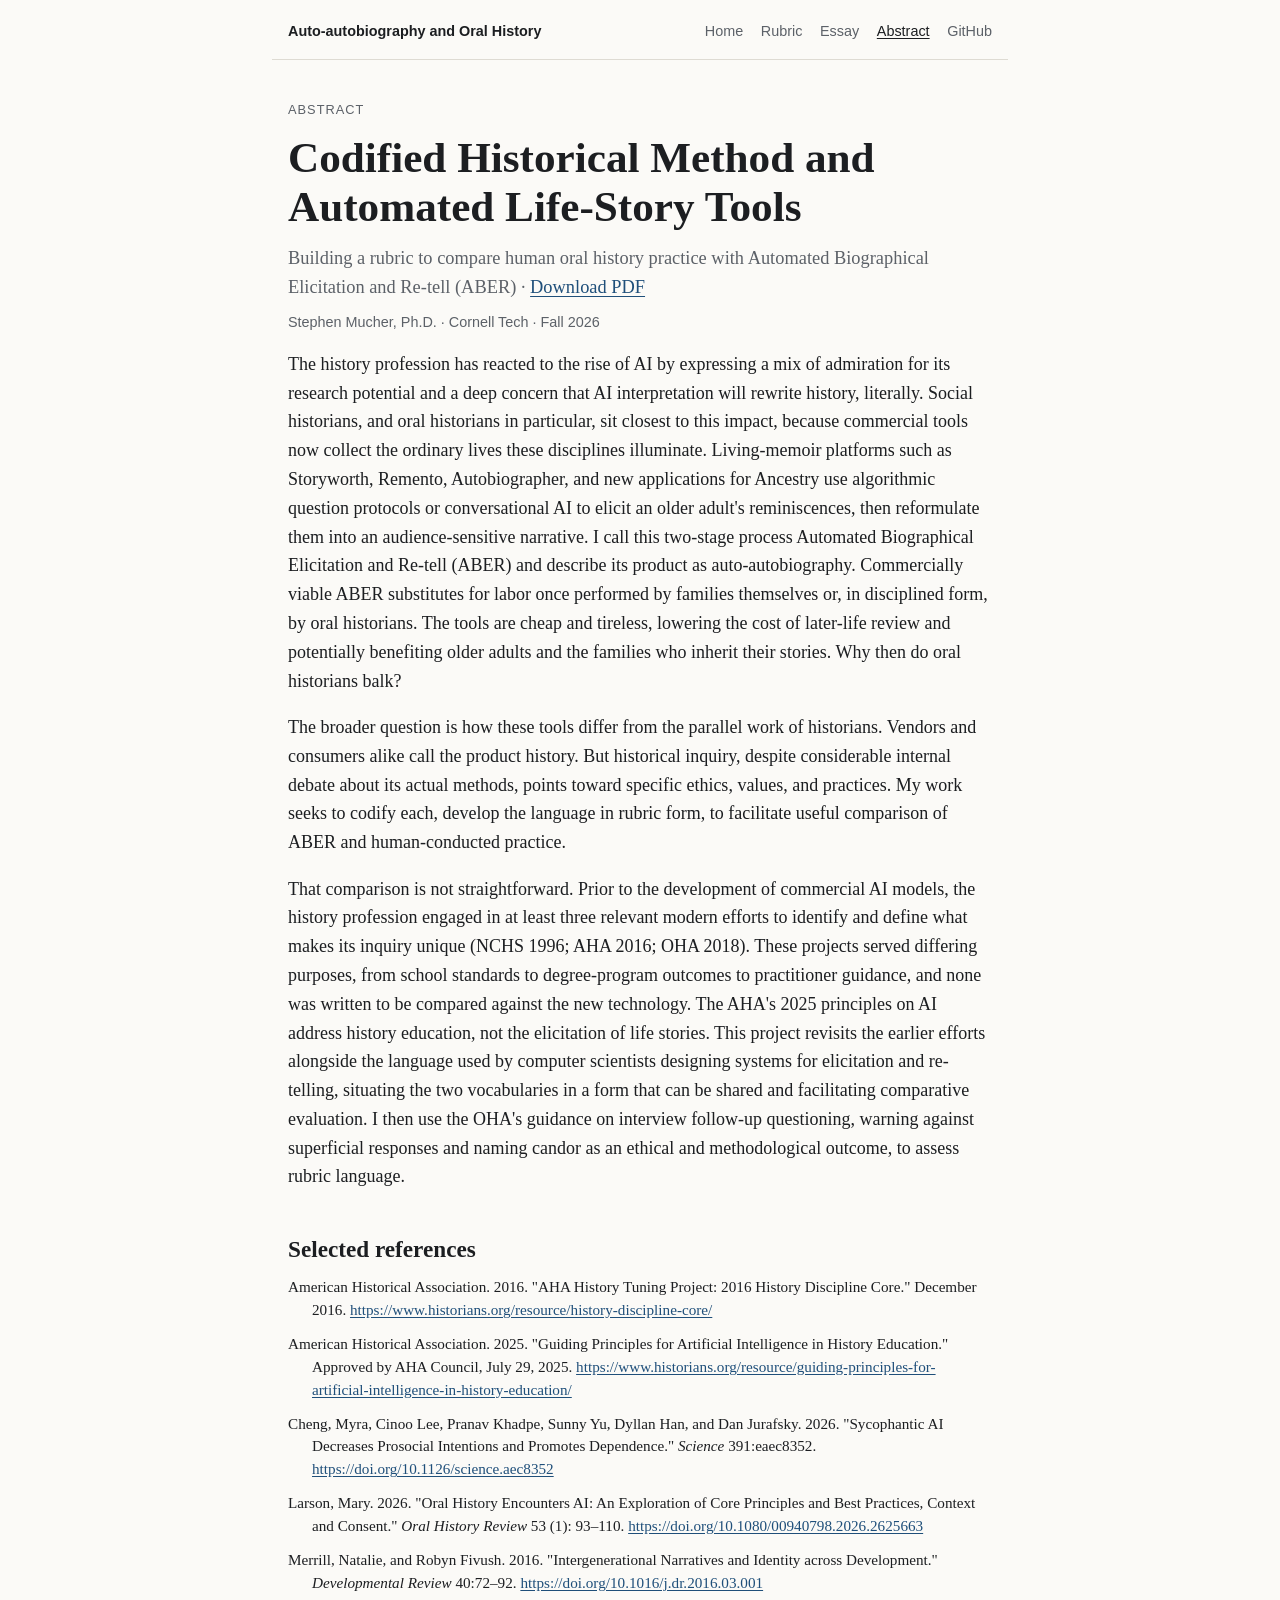
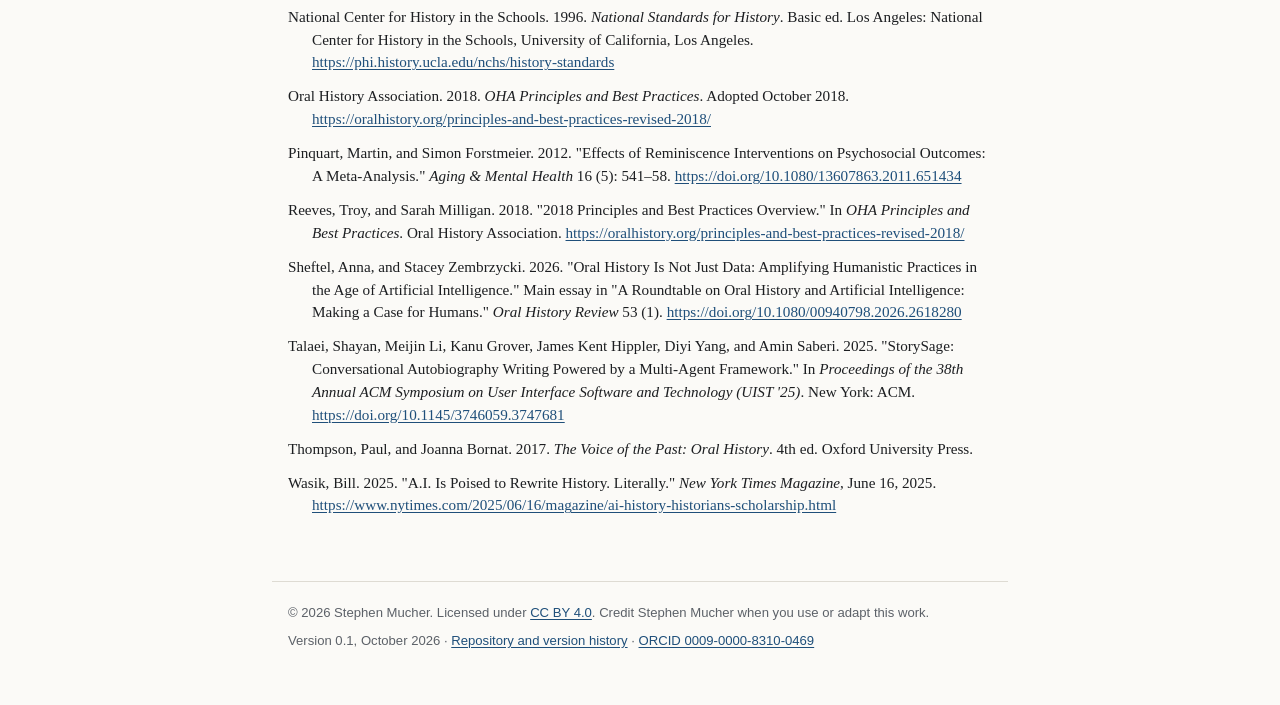
<file: abstract.html>
<!doctype html>
<html lang="en">
<head>
<meta charset="utf-8">
<meta name="viewport" content="width=device-width, initial-scale=1">
<title>Codified Historical Method and Automated Life-Story Tools</title>
<meta name="description" content="Abstract. Building a rubric to compare human oral history practice with Automated Biographical Elicitation and Re-tell (ABER).">
<meta name="author" content="Stephen Mucher">
<link rel="canonical" href="https://auto-autobiography.stephenmucher.org/abstract.html">
<meta property="og:type" content="website">
<meta property="og:title" content="Codified Historical Method and Automated Life-Story Tools">
<meta property="og:description" content="Abstract. Building a rubric to compare human oral history practice with Automated Biographical Elicitation and Re-tell (ABER).">
<meta property="og:url" content="https://auto-autobiography.stephenmucher.org/abstract.html">
<meta property="og:image" content="https://auto-autobiography.stephenmucher.org/assets/research-question.png">
<meta name="twitter:card" content="summary_large_image">
<link rel="license" href="https://creativecommons.org/licenses/by/4.0/">
<meta name="citation_title" content="Codified Historical Method and Automated Life-Story Tools">
<meta name="citation_author" content="Mucher, Stephen">
<meta name="citation_publication_date" content="2026/10">
<meta name="citation_publisher" content="Digital Life Initiative, Cornell Tech">
<meta name="citation_pdf_url" content="https://auto-autobiography.stephenmucher.org/papers/mucher-2026-codified-historical-method-abstract.pdf">

<link rel="stylesheet" href="assets/style.css">
</head>
<body class="article">
<header class="site">
<a class="brand" href="index.html">Auto-autobiography and Oral History</a>
<nav><a href="index.html">Home</a> <a href="rubric.html">Rubric</a> <a href="essay.html">Essay</a> <a href="abstract.html" aria-current=page>Abstract</a> <a href="https://github.com/stephenmucher/auto-autobiography">GitHub</a></nav>
</header>
<main>
<div class="title">
<p class="kicker">Abstract</p>
<h1>Codified Historical Method and Automated Life-Story Tools</h1>
<p class="sub">Building a rubric to compare human oral history practice with Automated Biographical Elicitation and Re-tell (ABER) · <a href="papers/mucher-2026-codified-historical-method-abstract.pdf">Download PDF</a></p>
<p class="byline">Stephen Mucher, Ph.D. · Cornell Tech · Fall 2026</p>
</div>
<p>The history profession has reacted to the rise of AI by expressing a mix of admiration for its research potential and a deep concern that AI interpretation will rewrite history, literally. Social historians, and oral historians in particular, sit closest to this impact, because commercial tools now collect the ordinary lives these disciplines illuminate. Living-memoir platforms such as Storyworth, Remento, Autobiographer, and new applications for Ancestry use algorithmic question protocols or conversational AI to elicit an older adult's reminiscences, then reformulate them into an audience-sensitive narrative. I call this two-stage process Automated Biographical Elicitation and Re-tell (ABER) and describe its product as auto-autobiography. Commercially viable ABER substitutes for labor once performed by families themselves or, in disciplined form, by oral historians. The tools are cheap and tireless, lowering the cost of later-life review and potentially benefiting older adults and the families who inherit their stories. Why then do oral historians balk?</p>
<p>The broader question is how these tools differ from the parallel work of historians. Vendors and consumers alike call the product history. But historical inquiry, despite considerable internal debate about its actual methods, points toward specific ethics, values, and practices. My work seeks to codify each, develop the language in rubric form, to facilitate useful comparison of ABER and human-conducted practice.</p>
<p>That comparison is not straightforward. Prior to the development of commercial AI models, the history profession engaged in at least three relevant modern efforts to identify and define what makes its inquiry unique (NCHS 1996; AHA 2016; OHA 2018). These projects served differing purposes, from school standards to degree-program outcomes to practitioner guidance, and none was written to be compared against the new technology. The AHA's 2025 principles on AI address history education, not the elicitation of life stories. This project revisits the earlier efforts alongside the language used by computer scientists designing systems for elicitation and re-telling, situating the two vocabularies in a form that can be shared and facilitating comparative evaluation. I then use the OHA's guidance on interview follow-up questioning, warning against superficial responses and naming candor as an ethical and methodological outcome, to assess rubric language.</p><h2 id="references">Selected references</h2><p class="ref">American Historical Association. 2016. "AHA History Tuning Project: 2016 History Discipline Core." December 2016. <a href="https://www.historians.org/resource/history-discipline-core/">https://www.historians.org/resource/history-discipline-core/</a></p>
<p class="ref">American Historical Association. 2025. "Guiding Principles for Artificial Intelligence in History Education." Approved by AHA Council, July 29, 2025. <a href="https://www.historians.org/resource/guiding-principles-for-artificial-intelligence-in-history-education/">https://www.historians.org/resource/guiding-principles-for-artificial-intelligence-in-history-education/</a></p>
<p class="ref">Cheng, Myra, Cinoo Lee, Pranav Khadpe, Sunny Yu, Dyllan Han, and Dan Jurafsky. 2026. "Sycophantic AI Decreases Prosocial Intentions and Promotes Dependence." <em>Science</em> 391:eaec8352. <a href="https://doi.org/10.1126/science.aec8352">https://doi.org/10.1126/science.aec8352</a></p>
<p class="ref">Larson, Mary. 2026. "Oral History Encounters AI: An Exploration of Core Principles and Best Practices, Context and Consent." <em>Oral History Review</em> 53 (1): 93–110. <a href="https://doi.org/10.1080/00940798.2026.2625663">https://doi.org/10.1080/00940798.2026.2625663</a></p>
<p class="ref">Merrill, Natalie, and Robyn Fivush. 2016. "Intergenerational Narratives and Identity across Development." <em>Developmental Review</em> 40:72–92. <a href="https://doi.org/10.1016/j.dr.2016.03.001">https://doi.org/10.1016/j.dr.2016.03.001</a></p>
<p class="ref">National Center for History in the Schools. 1996. <em>National Standards for History</em>. Basic ed. Los Angeles: National Center for History in the Schools, University of California, Los Angeles. <a href="https://phi.history.ucla.edu/nchs/history-standards">https://phi.history.ucla.edu/nchs/history-standards</a></p>
<p class="ref">Oral History Association. 2018. <em>OHA Principles and Best Practices</em>. Adopted October 2018. <a href="https://oralhistory.org/principles-and-best-practices-revised-2018/">https://oralhistory.org/principles-and-best-practices-revised-2018/</a></p>
<p class="ref">Pinquart, Martin, and Simon Forstmeier. 2012. "Effects of Reminiscence Interventions on Psychosocial Outcomes: A Meta-Analysis." <em>Aging &amp; Mental Health</em> 16 (5): 541–58. <a href="https://doi.org/10.1080/13607863.2011.651434">https://doi.org/10.1080/13607863.2011.651434</a></p>
<p class="ref">Reeves, Troy, and Sarah Milligan. 2018. "2018 Principles and Best Practices Overview." In <em>OHA Principles and Best Practices</em>. Oral History Association. <a href="https://oralhistory.org/principles-and-best-practices-revised-2018/">https://oralhistory.org/principles-and-best-practices-revised-2018/</a></p>
<p class="ref">Sheftel, Anna, and Stacey Zembrzycki. 2026. "Oral History Is Not Just Data: Amplifying Humanistic Practices in the Age of Artificial Intelligence." Main essay in "A Roundtable on Oral History and Artificial Intelligence: Making a Case for Humans." <em>Oral History Review</em> 53 (1). <a href="https://doi.org/10.1080/00940798.2026.2618280">https://doi.org/10.1080/00940798.2026.2618280</a></p>
<p class="ref">Talaei, Shayan, Meijin Li, Kanu Grover, James Kent Hippler, Diyi Yang, and Amin Saberi. 2025. "StorySage: Conversational Autobiography Writing Powered by a Multi-Agent Framework." In <em>Proceedings of the 38th Annual ACM Symposium on User Interface Software and Technology (UIST '25)</em>. New York: ACM. <a href="https://doi.org/10.1145/3746059.3747681">https://doi.org/10.1145/3746059.3747681</a></p>
<p class="ref">Thompson, Paul, and Joanna Bornat. 2017. <em>The Voice of the Past: Oral History</em>. 4th ed. Oxford University Press.</p>
<p class="ref">Wasik, Bill. 2025. "A.I. Is Poised to Rewrite History. Literally." <em>New York Times Magazine</em>, June 16, 2025. <a href="https://www.nytimes.com/2025/06/16/magazine/ai-history-historians-scholarship.html">https://www.nytimes.com/2025/06/16/magazine/ai-history-historians-scholarship.html</a></p>
</main>
<footer class="site">
<p>© 2026 Stephen Mucher. Licensed under <a href="https://creativecommons.org/licenses/by/4.0/">CC BY 4.0</a>. Credit Stephen Mucher when you use or adapt this work.</p>
<p>Version 0.1, October 2026 · <a href="https://github.com/stephenmucher/auto-autobiography">Repository and version history</a> · <a href="https://orcid.org/0009-0000-8310-0469">ORCID 0009-0000-8310-0469</a></p>
</footer>
</body>
</html>
</file>
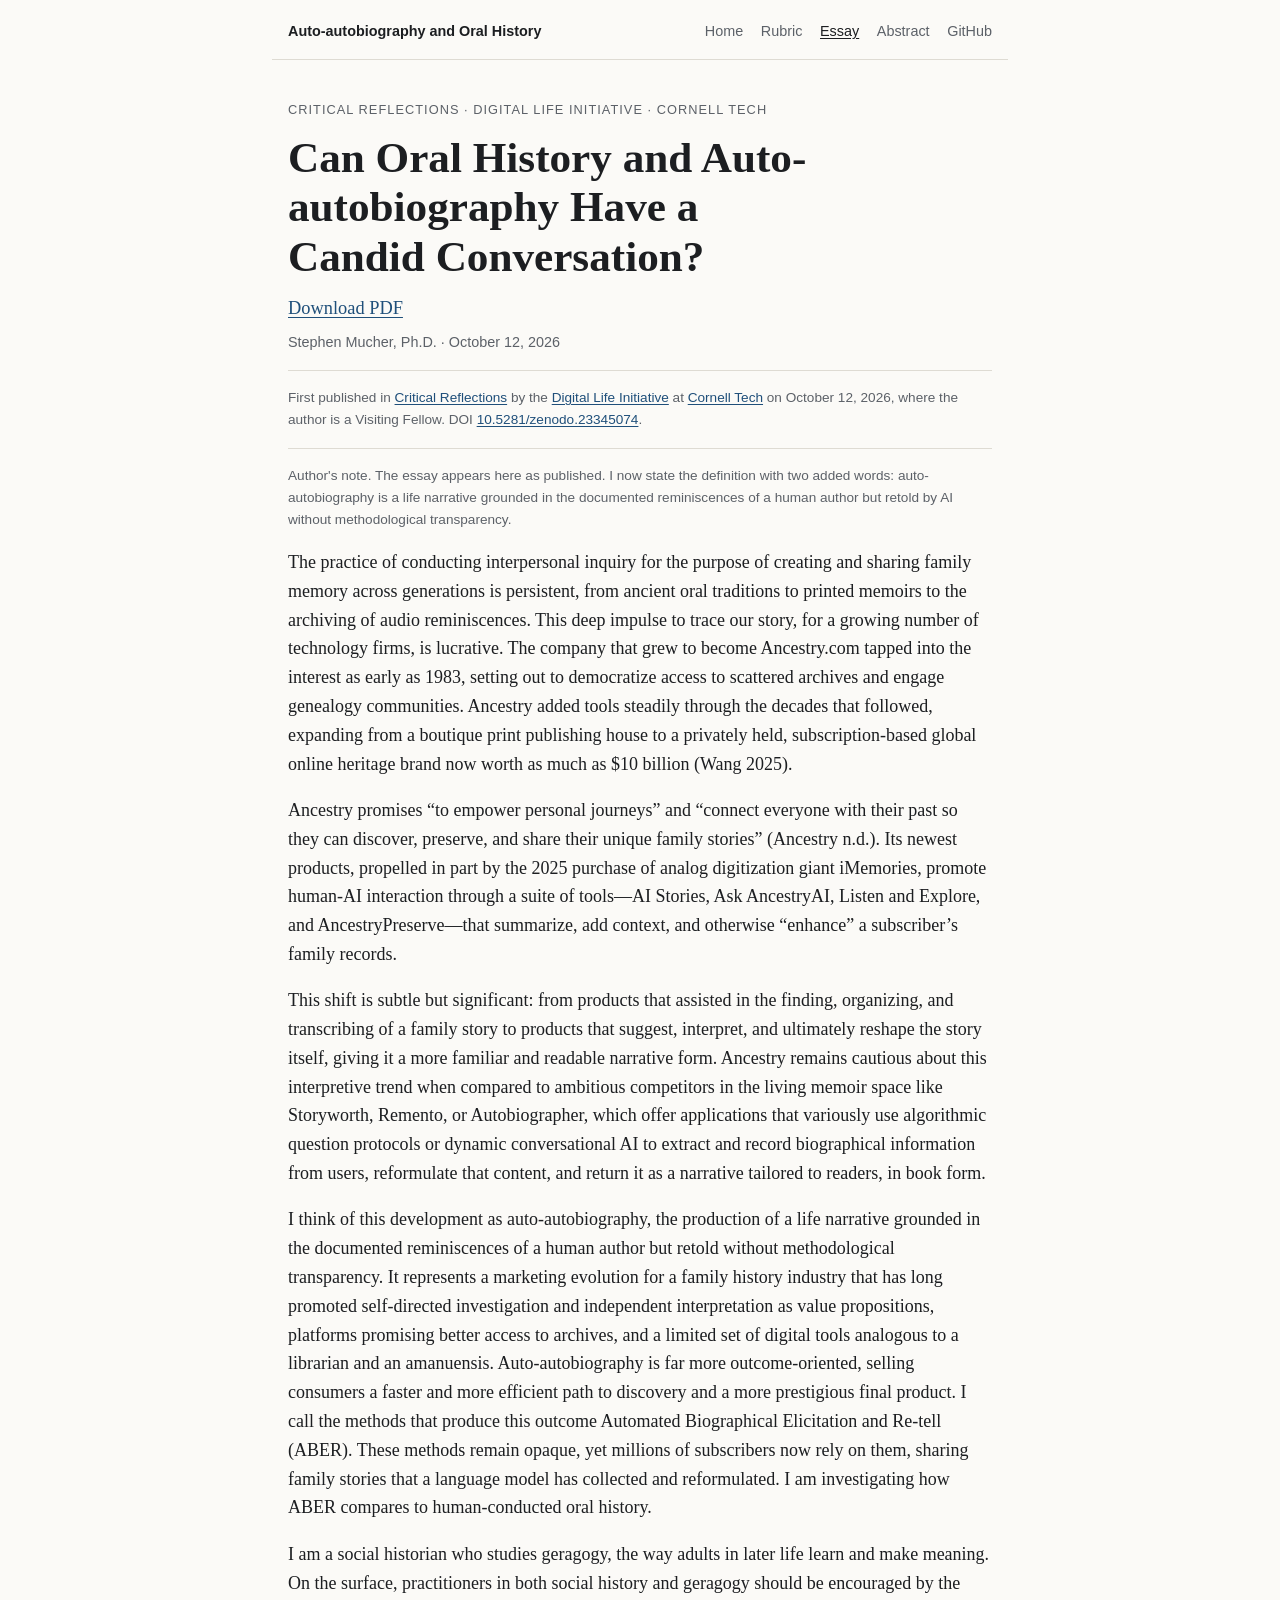
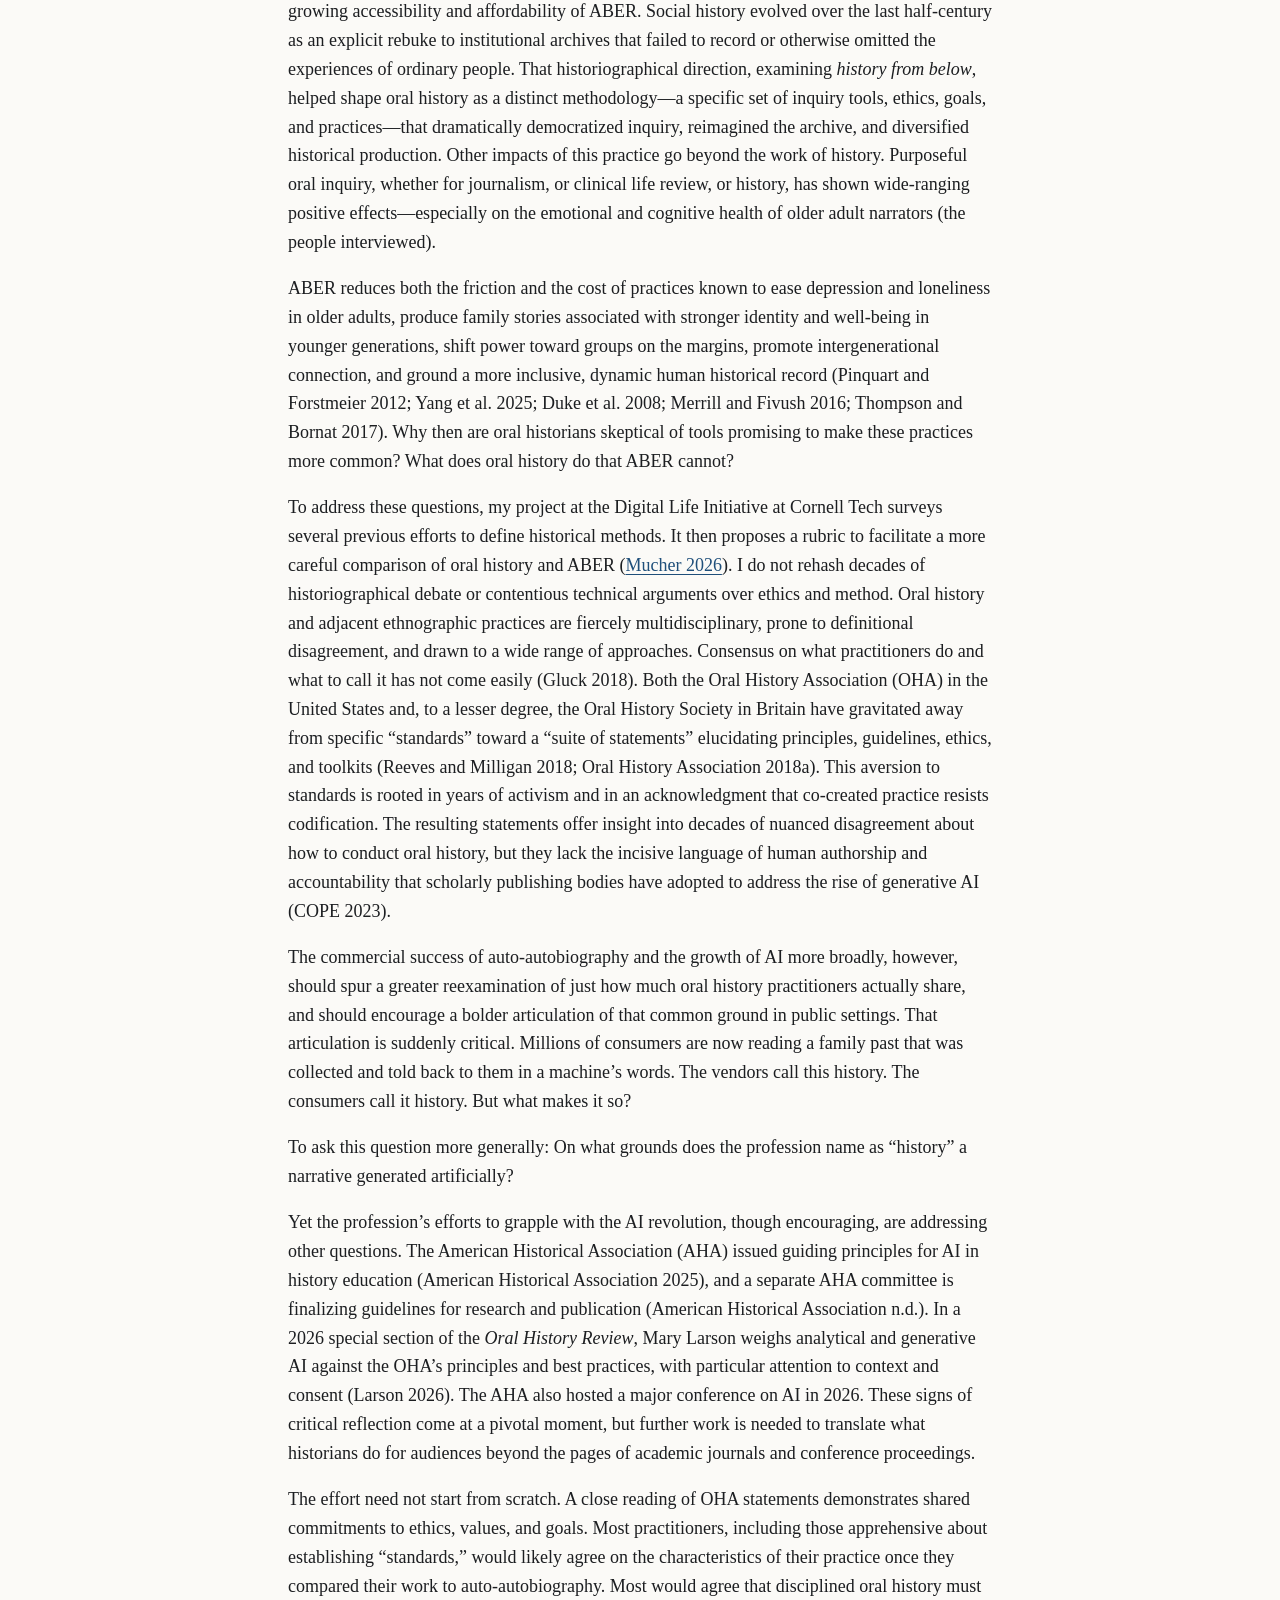
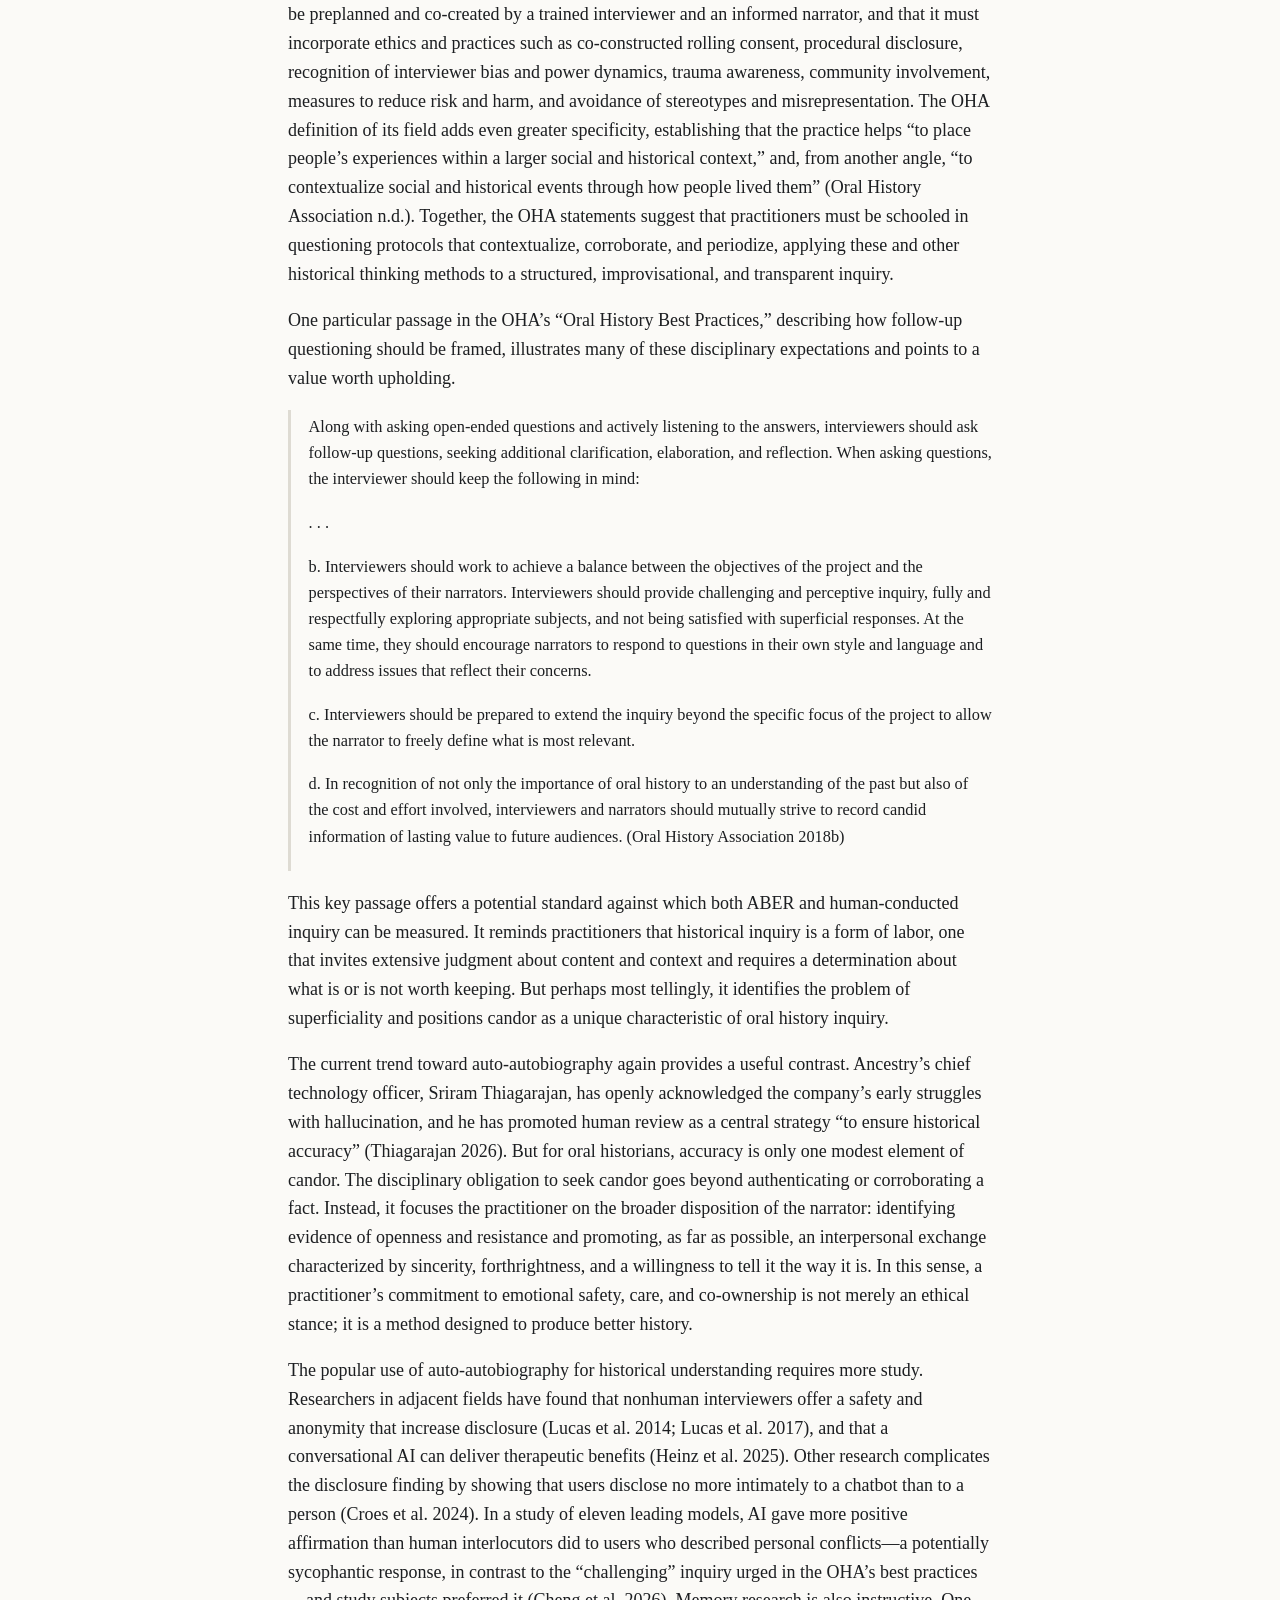
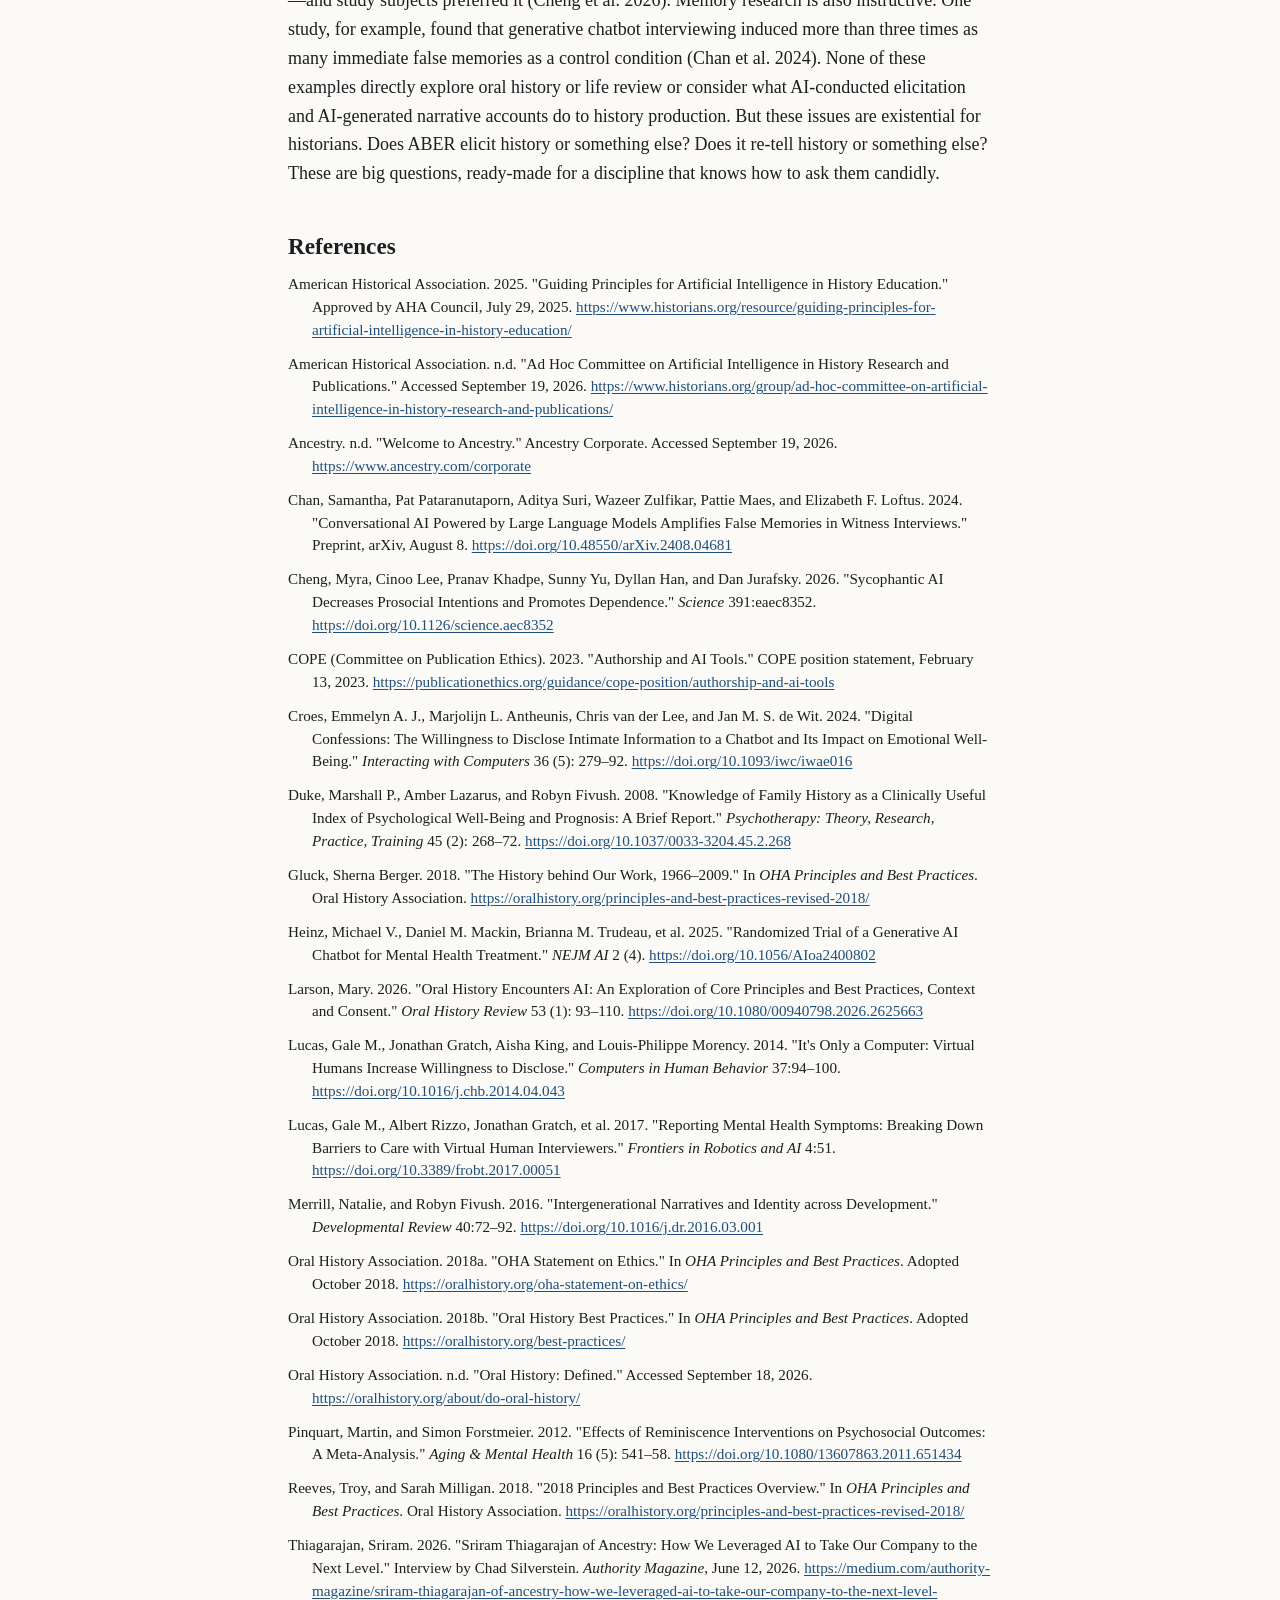
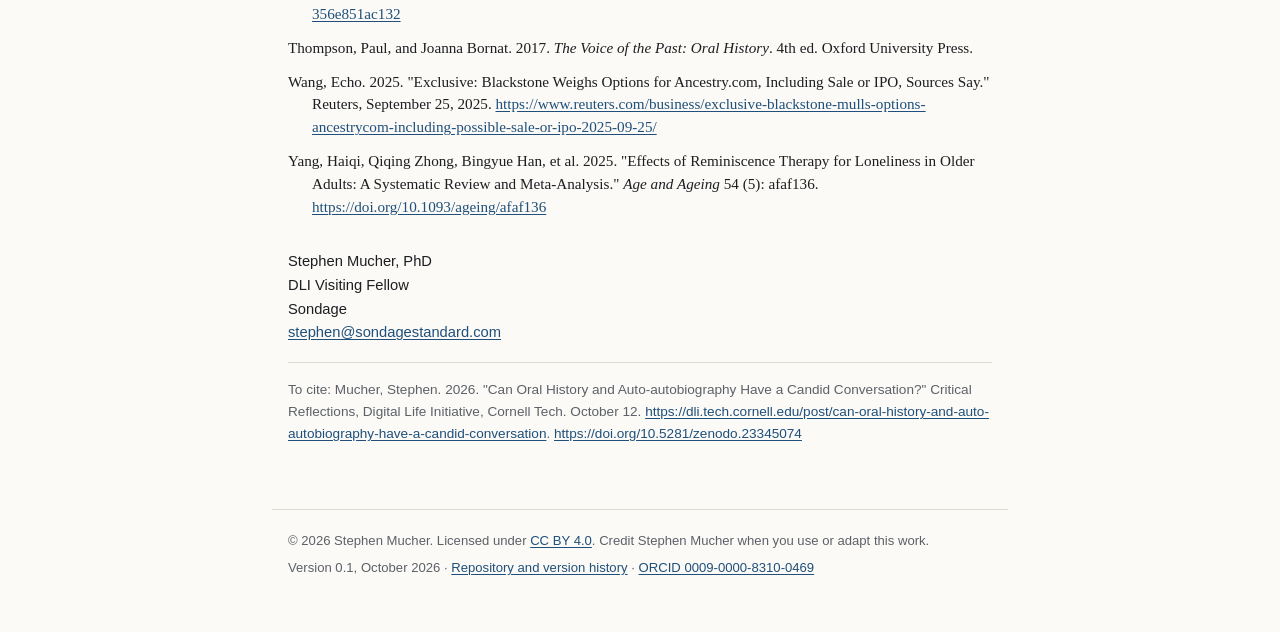
<file: essay.html>
<!doctype html>
<html lang="en">
<head>
<meta charset="utf-8">
<meta name="viewport" content="width=device-width, initial-scale=1">
<title>Can Oral History and Auto-autobiography Have a Candid Conversation?</title>
<meta name="description" content="Stephen Mucher compares human-conducted oral history with auto-autobiography, a life narrative grounded in the documented reminiscences of a human author but retold by AI without methodological transparency. First published in Critical Reflections, Digital Life Initiative, Cornell Tech, October 12, 2026.">
<meta name="author" content="Stephen Mucher">
<link rel="canonical" href="https://dli.tech.cornell.edu/post/can-oral-history-and-auto-autobiography-have-a-candid-conversation">
<meta property="og:type" content="article">
<meta property="article:published_time" content="2026-10-12">
<meta property="article:author" content="https://stephenmucher.org/">
<meta property="og:title" content="Can Oral History and Auto-autobiography Have a Candid Conversation?">
<meta property="og:description" content="Stephen Mucher compares human-conducted oral history with auto-autobiography, a life narrative grounded in the documented reminiscences of a human author but retold by AI without methodological transparency. First published in Critical Reflections, Digital Life Initiative, Cornell Tech, October 12, 2026.">
<meta property="og:url" content="https://auto-autobiography.stephenmucher.org/essay.html">
<meta property="og:image" content="https://auto-autobiography.stephenmucher.org/assets/research-question.png">
<meta name="twitter:card" content="summary_large_image">
<link rel="license" href="https://creativecommons.org/licenses/by/4.0/">
<meta name="citation_title" content="Can Oral History and Auto-autobiography Have a Candid Conversation?">
<meta name="citation_author" content="Mucher, Stephen">
<meta name="citation_publication_date" content="2026/10/12">
<meta name="citation_doi" content="10.5281/zenodo.23345074">
<meta name="citation_technical_report_institution" content="Digital Life Initiative, Cornell Tech">
<meta name="citation_abstract_html_url" content="https://dli.tech.cornell.edu/post/can-oral-history-and-auto-autobiography-have-a-candid-conversation">
<meta name="citation_language" content="en">
<meta name="citation_keywords" content="oral history; auto-autobiography; Automated Biographical Elicitation and Re-tell (ABER); geragogy; life review; generative AI; historical method; candor">
<meta name="citation_publisher" content="Digital Life Initiative, Cornell Tech">
<meta name="citation_pdf_url" content="https://auto-autobiography.stephenmucher.org/papers/mucher-2026-candid-conversation.pdf">
<script type="application/ld+json">{"@context": "https://schema.org", "@graph": [{"@type": "ScholarlyArticle", "@id": "https://doi.org/10.5281/zenodo.23345074", "headline": "Can Oral History and Auto-autobiography Have a Candid Conversation?", "name": "Can Oral History and Auto-autobiography Have a Candid Conversation?", "author": {"@type": "Person", "@id": "https://orcid.org/0009-0000-8310-0469", "name": "Stephen Mucher", "url": "https://stephenmucher.org/", "sameAs": ["https://orcid.org/0009-0000-8310-0469", "https://stephenmucher.org/", "https://www.linkedin.com/in/smucher/", "https://github.com/stephenmucher", "https://cornell.academia.edu/StephenMucher", "https://dli.tech.cornell.edu/members/mucher"]}, "datePublished": "2026-10-12", "inLanguage": "en", "url": "https://dli.tech.cornell.edu/post/can-oral-history-and-auto-autobiography-have-a-candid-conversation", "identifier": {"@type": "PropertyValue", "propertyID": "DOI", "value": "10.5281/zenodo.23345074", "url": "https://doi.org/10.5281/zenodo.23345074"}, "sameAs": ["https://dli.tech.cornell.edu/post/can-oral-history-and-auto-autobiography-have-a-candid-conversation", "https://doi.org/10.5281/zenodo.23345074", "https://auto-autobiography.stephenmucher.org/essay.html"], "isPartOf": {"@type": "CreativeWorkSeries", "name": "Critical Reflections", "url": "https://dli.tech.cornell.edu/blog/categories/critical-reflections"}, "publisher": {"@type": "Organization", "name": "Digital Life Initiative, Cornell Tech", "url": "https://dli.tech.cornell.edu/"}, "license": "https://creativecommons.org/licenses/by/4.0/", "abstract": "Millions of consumers are now reading a family past that was collected and told back to them using AI tools. The author describes the product of this commercial development as auto-autobiography, a life narrative grounded in the documented reminiscences of a human author but retold by AI without methodological transparency. The essay offers a rubric to compare these synthetic methods, described as Automated Biographical Elicitation and Re-tell (ABER), to the work of oral history practitioners. It argues that the disciplinary obligation to seek candor in inquiry practices illustrates the limitations of interpretations that lack clear accountability or intersubjectivity.", "about": [{"@id": "https://auto-autobiography.stephenmucher.org/#auto-autobiography"}, {"@id": "https://auto-autobiography.stephenmucher.org/#aber-term"}], "keywords": ["oral history", "auto-autobiography", "Automated Biographical Elicitation and Re-tell (ABER)", "geragogy", "life review", "family history", "generative AI", "historical method", "candor"], "mainEntityOfPage": "https://dli.tech.cornell.edu/post/can-oral-history-and-auto-autobiography-have-a-candid-conversation"}, {"@type": "DefinedTermSet", "@id": "https://auto-autobiography.stephenmucher.org/#terms", "name": "Auto-autobiography and Oral History: terms", "url": "https://auto-autobiography.stephenmucher.org/", "creator": {"@id": "https://orcid.org/0009-0000-8310-0469"}}, {"@type": "DefinedTerm", "@id": "https://auto-autobiography.stephenmucher.org/#auto-autobiography", "name": "Auto-autobiography", "alternateName": "auto-autobiography", "description": "A life narrative grounded in the documented reminiscences of a human author but retold by AI without methodological transparency. Auto-autobiography is the product of Automated Biographical Elicitation and Re-tell (ABER).", "url": "https://auto-autobiography.stephenmucher.org/#aber", "inDefinedTermSet": {"@id": "https://auto-autobiography.stephenmucher.org/#terms"}, "subjectOf": {"@id": "https://doi.org/10.5281/zenodo.23345074"}}, {"@type": "DefinedTerm", "@id": "https://auto-autobiography.stephenmucher.org/#aber-term", "name": "Automated Biographical Elicitation and Re-tell", "alternateName": "ABER", "termCode": "ABER", "description": "The two-stage process by which algorithmic question protocols or conversational AI elicit a person's reminiscences, reformulate them, and return them as an audience-sensitive narrative. Its product is auto-autobiography.", "url": "https://auto-autobiography.stephenmucher.org/#aber", "inDefinedTermSet": {"@id": "https://auto-autobiography.stephenmucher.org/#terms"}, "subjectOf": {"@id": "https://doi.org/10.5281/zenodo.23345074"}}]}</script>
<link rel="stylesheet" href="assets/style.css">
</head>
<body class="article">
<header class="site">
<a class="brand" href="index.html">Auto-autobiography and Oral History</a>
<nav><a href="index.html">Home</a> <a href="rubric.html">Rubric</a> <a href="essay.html" aria-current=page>Essay</a> <a href="abstract.html">Abstract</a> <a href="https://github.com/stephenmucher/auto-autobiography">GitHub</a></nav>
</header>
<main>
<div class="title">
<p class="kicker">Critical Reflections · Digital Life Initiative · Cornell Tech</p>
<h1>Can Oral History and Auto-autobiography Have a Candid Conversation?</h1>
<p class="sub"><a href="papers/mucher-2026-candid-conversation.pdf">Download PDF</a></p>
<p class="byline">Stephen Mucher, Ph.D. · October 12, 2026</p>
</div>
<p class="citeas">First published in <a href="https://dli.tech.cornell.edu/post/can-oral-history-and-auto-autobiography-have-a-candid-conversation">Critical Reflections</a> by the <a href="https://dli.tech.cornell.edu/">Digital Life Initiative</a> at <a href="https://tech.cornell.edu/">Cornell Tech</a> on October 12, 2026, where the author is a Visiting Fellow. DOI <a href="https://doi.org/10.5281/zenodo.23345074">10.5281/zenodo.23345074</a>.</p>
<p class="citeas">Author's note. The essay appears here as published. I now state the definition with two added words: auto-autobiography is a life narrative grounded in the documented reminiscences of a human author but retold by AI without methodological transparency.</p>
<p>The practice of conducting interpersonal inquiry for the purpose of creating and sharing family memory across generations is persistent, from ancient oral traditions to printed memoirs to the archiving of audio reminiscences. This deep impulse to trace our story, for a growing number of technology firms, is lucrative. The company that grew to become Ancestry.com tapped into the interest as early as 1983, setting out to democratize access to scattered archives and engage genealogy communities. Ancestry added tools steadily through the decades that followed, expanding from a boutique print publishing house to a privately held, subscription-based global online heritage brand now worth as much as $10 billion (Wang 2025).</p>
<p>Ancestry promises “to empower personal journeys” and “connect everyone with their past so they can discover, preserve, and share their unique family stories” (Ancestry n.d.). Its newest products, propelled in part by the 2025 purchase of analog digitization giant iMemories, promote human-AI interaction through a suite of tools—AI Stories, Ask AncestryAI, Listen and Explore, and AncestryPreserve—that summarize, add context, and otherwise “enhance” a subscriber’s family records.</p>
<p>This shift is subtle but significant: from products that assisted in the finding, organizing, and transcribing of a family story to products that suggest, interpret, and ultimately reshape the story itself, giving it a more familiar and readable narrative form. Ancestry remains cautious about this interpretive trend when compared to ambitious competitors in the living memoir space like Storyworth, Remento, or Autobiographer, which offer applications that variously use algorithmic question protocols or dynamic conversational AI to extract and record biographical information from users, reformulate that content, and return it as a narrative tailored to readers, in book form.</p>
<p>I think of this development as auto-autobiography, the production of a life narrative grounded in the documented reminiscences of a human author but retold without methodological transparency. It represents a marketing evolution for a family history industry that has long promoted self-directed investigation and independent interpretation as value propositions, platforms promising better access to archives, and a limited set of digital tools analogous to a librarian and an amanuensis. Auto-autobiography is far more outcome-oriented, selling consumers a faster and more efficient path to discovery and a more prestigious final product. I call the methods that produce this outcome Automated Biographical Elicitation and Re-tell (ABER). These methods remain opaque, yet millions of subscribers now rely on them, sharing family stories that a language model has collected and reformulated. I am investigating how ABER compares to human-conducted oral history.</p>
<p>I am a social historian who studies geragogy, the way adults in later life learn and make meaning. On the surface, practitioners in both social history and geragogy should be encouraged by the growing accessibility and affordability of ABER. Social history evolved over the last half-century as an explicit rebuke to institutional archives that failed to record or otherwise omitted the experiences of ordinary people. That historiographical direction, examining <em>history from below</em>, helped shape oral history as a distinct methodology—a specific set of inquiry tools, ethics, goals, and practices—that dramatically democratized inquiry, reimagined the archive, and diversified historical production. Other impacts of this practice go beyond the work of history. Purposeful oral inquiry, whether for journalism, or clinical life review, or history, has shown wide-ranging positive effects—especially on the emotional and cognitive health of older adult narrators (the people interviewed).</p>
<p>ABER reduces both the friction and the cost of practices known to ease depression and loneliness in older adults, produce family stories associated with stronger identity and well-being in younger generations, shift power toward groups on the margins, promote intergenerational connection, and ground a more inclusive, dynamic human historical record (Pinquart and Forstmeier 2012; Yang et al. 2025; Duke et al. 2008; Merrill and Fivush 2016; Thompson and Bornat 2017). Why then are oral historians skeptical of tools promising to make these practices more common? What does oral history do that ABER cannot?</p>
<p>To address these questions, my project at the Digital Life Initiative at Cornell Tech surveys several previous efforts to define historical methods. It then proposes a rubric to facilitate a more careful comparison of oral history and ABER (<a href="rubric.html">Mucher 2026</a>). I do not rehash decades of historiographical debate or contentious technical arguments over ethics and method. Oral history and adjacent ethnographic practices are fiercely multidisciplinary, prone to definitional disagreement, and drawn to a wide range of approaches. Consensus on what practitioners do and what to call it has not come easily (Gluck 2018). Both the Oral History Association (OHA) in the United States and, to a lesser degree, the Oral History Society in Britain have gravitated away from specific “standards” toward a “suite of statements” elucidating principles, guidelines, ethics, and toolkits (Reeves and Milligan 2018; Oral History Association 2018a). This aversion to standards is rooted in years of activism and in an acknowledgment that co-created practice resists codification. The resulting statements offer insight into decades of nuanced disagreement about how to conduct oral history, but they lack the incisive language of human authorship and accountability that scholarly publishing bodies have adopted to address the rise of generative AI (COPE 2023).</p>
<p>The commercial success of auto-autobiography and the growth of AI more broadly, however, should spur a greater reexamination of just how much oral history practitioners actually share, and should encourage a bolder articulation of that common ground in public settings. That articulation is suddenly critical. Millions of consumers are now reading a family past that was collected and told back to them in a machine’s words. The vendors call this history. The consumers call it history. But what makes it so?</p>
<p>To ask this question more generally: On what grounds does the profession name as “history” a narrative generated artificially?</p>
<p>Yet the profession’s efforts to grapple with the AI revolution, though encouraging, are addressing other questions. The American Historical Association (AHA) issued guiding principles for AI in history education (American Historical Association 2025), and a separate AHA committee is finalizing guidelines for research and publication (American Historical Association n.d.). In a 2026 special section of the <em>Oral History Review</em>, Mary Larson weighs analytical and generative AI against the OHA’s principles and best practices, with particular attention to context and consent (Larson 2026). The AHA also hosted a major conference on AI in 2026. These signs of critical reflection come at a pivotal moment, but further work is needed to translate what historians do for audiences beyond the pages of academic journals and conference proceedings.</p>
<p>The effort need not start from scratch. A close reading of OHA statements demonstrates shared commitments to ethics, values, and goals. Most practitioners, including those apprehensive about establishing “standards,” would likely agree on the characteristics of their practice once they compared their work to auto-autobiography. Most would agree that disciplined oral history must be preplanned and co-created by a trained interviewer and an informed narrator, and that it must incorporate ethics and practices such as co-constructed rolling consent, procedural disclosure, recognition of interviewer bias and power dynamics, trauma awareness, community involvement, measures to reduce risk and harm, and avoidance of stereotypes and misrepresentation. The OHA definition of its field adds even greater specificity, establishing that the practice helps “to place people’s experiences within a larger social and historical context,” and, from another angle, “to contextualize social and historical events through how people lived them” (Oral History Association n.d.). Together, the OHA statements suggest that practitioners must be schooled in questioning protocols that contextualize, corroborate, and periodize, applying these and other historical thinking methods to a structured, improvisational, and transparent inquiry.</p>
<p>One particular passage in the OHA’s “Oral History Best Practices,” describing how follow-up questioning should be framed, illustrates many of these disciplinary expectations and points to a value worth upholding.</p>
<blockquote>
<p>Along with asking open-ended questions and actively listening to the answers, interviewers should ask follow-up questions, seeking additional clarification, elaboration, and reflection. When asking questions, the interviewer should keep the following in mind:</p>
<p>. . .</p>
<p>b. Interviewers should work to achieve a balance between the objectives of the project and the perspectives of their narrators. Interviewers should provide challenging and perceptive inquiry, fully and respectfully exploring appropriate subjects, and not being satisfied with superficial responses. At the same time, they should encourage narrators to respond to questions in their own style and language and to address issues that reflect their concerns.</p>
<p>c. Interviewers should be prepared to extend the inquiry beyond the specific focus of the project to allow the narrator to freely define what is most relevant.</p>
<p>d. In recognition of not only the importance of oral history to an understanding of the past but also of the cost and effort involved, interviewers and narrators should mutually strive to record candid information of lasting value to future audiences. (Oral History Association 2018b)</p>
</blockquote>
<p>This key passage offers a potential standard against which both ABER and human-conducted inquiry can be measured. It reminds practitioners that historical inquiry is a form of labor, one that invites extensive judgment about content and context and requires a determination about what is or is not worth keeping. But perhaps most tellingly, it identifies the problem of superficiality and positions candor as a unique characteristic of oral history inquiry.</p>
<p>The current trend toward auto-autobiography again provides a useful contrast. Ancestry’s chief technology officer, Sriram Thiagarajan, has openly acknowledged the company’s early struggles with hallucination, and he has promoted human review as a central strategy “to ensure historical accuracy” (Thiagarajan 2026). But for oral historians, accuracy is only one modest element of candor. The disciplinary obligation to seek candor goes beyond authenticating or corroborating a fact. Instead, it focuses the practitioner on the broader disposition of the narrator: identifying evidence of openness and resistance and promoting, as far as possible, an interpersonal exchange characterized by sincerity, forthrightness, and a willingness to tell it the way it is. In this sense, a practitioner’s commitment to emotional safety, care, and co-ownership is not merely an ethical stance; it is a method designed to produce better history.</p>
<p>The popular use of auto-autobiography for historical understanding requires more study. Researchers in adjacent fields have found that nonhuman interviewers offer a safety and anonymity that increase disclosure (Lucas et al. 2014; Lucas et al. 2017), and that a conversational AI can deliver therapeutic benefits (Heinz et al. 2025). Other research complicates the disclosure finding by showing that users disclose no more intimately to a chatbot than to a person (Croes et al. 2024). In a study of eleven leading models, AI gave more positive affirmation than human interlocutors did to users who described personal conflicts—a potentially sycophantic response, in contrast to the “challenging” inquiry urged in the OHA’s best practices—and study subjects preferred it (Cheng et al. 2026). Memory research is also instructive. One study, for example, found that generative chatbot interviewing induced more than three times as many immediate false memories as a control condition (Chan et al. 2024). None of these examples directly explore oral history or life review or consider what AI-conducted elicitation and AI-generated narrative accounts do to history production. But these issues are existential for historians. Does ABER elicit history or something else? Does it re-tell history or something else? These are big questions, ready-made for a discipline that knows how to ask them candidly.</p><h2 id="references">References</h2><p class="ref">American Historical Association. 2025. "Guiding Principles for Artificial Intelligence in History Education." Approved by AHA Council, July 29, 2025. <a href="https://www.historians.org/resource/guiding-principles-for-artificial-intelligence-in-history-education/">https://www.historians.org/resource/guiding-principles-for-artificial-intelligence-in-history-education/</a></p>
<p class="ref">American Historical Association. n.d. "Ad Hoc Committee on Artificial Intelligence in History Research and Publications." Accessed September 19, 2026. <a href="https://www.historians.org/group/ad-hoc-committee-on-artificial-intelligence-in-history-research-and-publications/">https://www.historians.org/group/ad-hoc-committee-on-artificial-intelligence-in-history-research-and-publications/</a></p>
<p class="ref">Ancestry. n.d. "Welcome to Ancestry." Ancestry Corporate. Accessed September 19, 2026. <a href="https://www.ancestry.com/corporate">https://www.ancestry.com/corporate</a></p>
<p class="ref">Chan, Samantha, Pat Pataranutaporn, Aditya Suri, Wazeer Zulfikar, Pattie Maes, and Elizabeth F. Loftus. 2024. "Conversational AI Powered by Large Language Models Amplifies False Memories in Witness Interviews." Preprint, arXiv, August 8. <a href="https://doi.org/10.48550/arXiv.2408.04681">https://doi.org/10.48550/arXiv.2408.04681</a></p>
<p class="ref">Cheng, Myra, Cinoo Lee, Pranav Khadpe, Sunny Yu, Dyllan Han, and Dan Jurafsky. 2026. "Sycophantic AI Decreases Prosocial Intentions and Promotes Dependence." <em>Science</em> 391:eaec8352. <a href="https://doi.org/10.1126/science.aec8352">https://doi.org/10.1126/science.aec8352</a></p>
<p class="ref">COPE (Committee on Publication Ethics). 2023. "Authorship and AI Tools." COPE position statement, February 13, 2023. <a href="https://publicationethics.org/guidance/cope-position/authorship-and-ai-tools">https://publicationethics.org/guidance/cope-position/authorship-and-ai-tools</a></p>
<p class="ref">Croes, Emmelyn A. J., Marjolijn L. Antheunis, Chris van der Lee, and Jan M. S. de Wit. 2024. "Digital Confessions: The Willingness to Disclose Intimate Information to a Chatbot and Its Impact on Emotional Well-Being." <em>Interacting with Computers</em> 36 (5): 279–92. <a href="https://doi.org/10.1093/iwc/iwae016">https://doi.org/10.1093/iwc/iwae016</a></p>
<p class="ref">Duke, Marshall P., Amber Lazarus, and Robyn Fivush. 2008. "Knowledge of Family History as a Clinically Useful Index of Psychological Well-Being and Prognosis: A Brief Report." <em>Psychotherapy: Theory, Research, Practice, Training</em> 45 (2): 268–72. <a href="https://doi.org/10.1037/0033-3204.45.2.268">https://doi.org/10.1037/0033-3204.45.2.268</a></p>
<p class="ref">Gluck, Sherna Berger. 2018. "The History behind Our Work, 1966–2009." In <em>OHA Principles and Best Practices</em>. Oral History Association. <a href="https://oralhistory.org/principles-and-best-practices-revised-2018/">https://oralhistory.org/principles-and-best-practices-revised-2018/</a></p>
<p class="ref">Heinz, Michael V., Daniel M. Mackin, Brianna M. Trudeau, et al. 2025. "Randomized Trial of a Generative AI Chatbot for Mental Health Treatment." <em>NEJM AI</em> 2 (4). <a href="https://doi.org/10.1056/AIoa2400802">https://doi.org/10.1056/AIoa2400802</a></p>
<p class="ref">Larson, Mary. 2026. "Oral History Encounters AI: An Exploration of Core Principles and Best Practices, Context and Consent." <em>Oral History Review</em> 53 (1): 93–110. <a href="https://doi.org/10.1080/00940798.2026.2625663">https://doi.org/10.1080/00940798.2026.2625663</a></p>
<p class="ref">Lucas, Gale M., Jonathan Gratch, Aisha King, and Louis-Philippe Morency. 2014. "It's Only a Computer: Virtual Humans Increase Willingness to Disclose." <em>Computers in Human Behavior</em> 37:94–100. <a href="https://doi.org/10.1016/j.chb.2014.04.043">https://doi.org/10.1016/j.chb.2014.04.043</a></p>
<p class="ref">Lucas, Gale M., Albert Rizzo, Jonathan Gratch, et al. 2017. "Reporting Mental Health Symptoms: Breaking Down Barriers to Care with Virtual Human Interviewers." <em>Frontiers in Robotics and AI</em> 4:51. <a href="https://doi.org/10.3389/frobt.2017.00051">https://doi.org/10.3389/frobt.2017.00051</a></p>
<p class="ref">Merrill, Natalie, and Robyn Fivush. 2016. "Intergenerational Narratives and Identity across Development." <em>Developmental Review</em> 40:72–92. <a href="https://doi.org/10.1016/j.dr.2016.03.001">https://doi.org/10.1016/j.dr.2016.03.001</a></p>
<p class="ref">Oral History Association. 2018a. "OHA Statement on Ethics." In <em>OHA Principles and Best Practices</em>. Adopted October 2018. <a href="https://oralhistory.org/oha-statement-on-ethics/">https://oralhistory.org/oha-statement-on-ethics/</a></p>
<p class="ref">Oral History Association. 2018b. "Oral History Best Practices." In <em>OHA Principles and Best Practices</em>. Adopted October 2018. <a href="https://oralhistory.org/best-practices/">https://oralhistory.org/best-practices/</a></p>
<p class="ref">Oral History Association. n.d. "Oral History: Defined." Accessed September 18, 2026. <a href="https://oralhistory.org/about/do-oral-history/">https://oralhistory.org/about/do-oral-history/</a></p>
<p class="ref">Pinquart, Martin, and Simon Forstmeier. 2012. "Effects of Reminiscence Interventions on Psychosocial Outcomes: A Meta-Analysis." <em>Aging &amp; Mental Health</em> 16 (5): 541–58. <a href="https://doi.org/10.1080/13607863.2011.651434">https://doi.org/10.1080/13607863.2011.651434</a></p>
<p class="ref">Reeves, Troy, and Sarah Milligan. 2018. "2018 Principles and Best Practices Overview." In <em>OHA Principles and Best Practices</em>. Oral History Association. <a href="https://oralhistory.org/principles-and-best-practices-revised-2018/">https://oralhistory.org/principles-and-best-practices-revised-2018/</a></p>
<p class="ref">Thiagarajan, Sriram. 2026. "Sriram Thiagarajan of Ancestry: How We Leveraged AI to Take Our Company to the Next Level." Interview by Chad Silverstein. <em>Authority Magazine</em>, June 12, 2026. <a href="https://medium.com/authority-magazine/sriram-thiagarajan-of-ancestry-how-we-leveraged-ai-to-take-our-company-to-the-next-level-356e851ac132">https://medium.com/authority-magazine/sriram-thiagarajan-of-ancestry-how-we-leveraged-ai-to-take-our-company-to-the-next-level-356e851ac132</a></p>
<p class="ref">Thompson, Paul, and Joanna Bornat. 2017. <em>The Voice of the Past: Oral History</em>. 4th ed. Oxford University Press.</p>
<p class="ref">Wang, Echo. 2025. "Exclusive: Blackstone Weighs Options for Ancestry.com, Including Sale or IPO, Sources Say." Reuters, September 25, 2025. <a href="https://www.reuters.com/business/exclusive-blackstone-mulls-options-ancestrycom-including-possible-sale-or-ipo-2025-09-25/">https://www.reuters.com/business/exclusive-blackstone-mulls-options-ancestrycom-including-possible-sale-or-ipo-2025-09-25/</a></p>
<p class="ref">Yang, Haiqi, Qiqing Zhong, Bingyue Han, et al. 2025. "Effects of Reminiscence Therapy for Loneliness in Older Adults: A Systematic Review and Meta-Analysis." <em>Age and Ageing</em> 54 (5): afaf136. <a href="https://doi.org/10.1093/ageing/afaf136">https://doi.org/10.1093/ageing/afaf136</a></p><div class="sig"><p>Stephen Mucher, PhD<br>DLI Visiting Fellow<br>Sondage<br><a href="mailto:stephen@sondagestandard.com">stephen@sondagestandard.com</a></p></div><p class="citeas">To cite: Mucher, Stephen. 2026. "Can Oral History and Auto-autobiography Have a Candid Conversation?" Critical Reflections, Digital Life Initiative, Cornell Tech. October 12. <a href="https://dli.tech.cornell.edu/post/can-oral-history-and-auto-autobiography-have-a-candid-conversation">https://dli.tech.cornell.edu/post/can-oral-history-and-auto-autobiography-have-a-candid-conversation</a>. <a href="https://doi.org/10.5281/zenodo.23345074">https://doi.org/10.5281/zenodo.23345074</a></p>
</main>
<footer class="site">
<p>© 2026 Stephen Mucher. Licensed under <a href="https://creativecommons.org/licenses/by/4.0/">CC BY 4.0</a>. Credit Stephen Mucher when you use or adapt this work.</p>
<p>Version 0.1, October 2026 · <a href="https://github.com/stephenmucher/auto-autobiography">Repository and version history</a> · <a href="https://orcid.org/0009-0000-8310-0469">ORCID 0009-0000-8310-0469</a></p>
</footer>
</body>
</html>
</file>
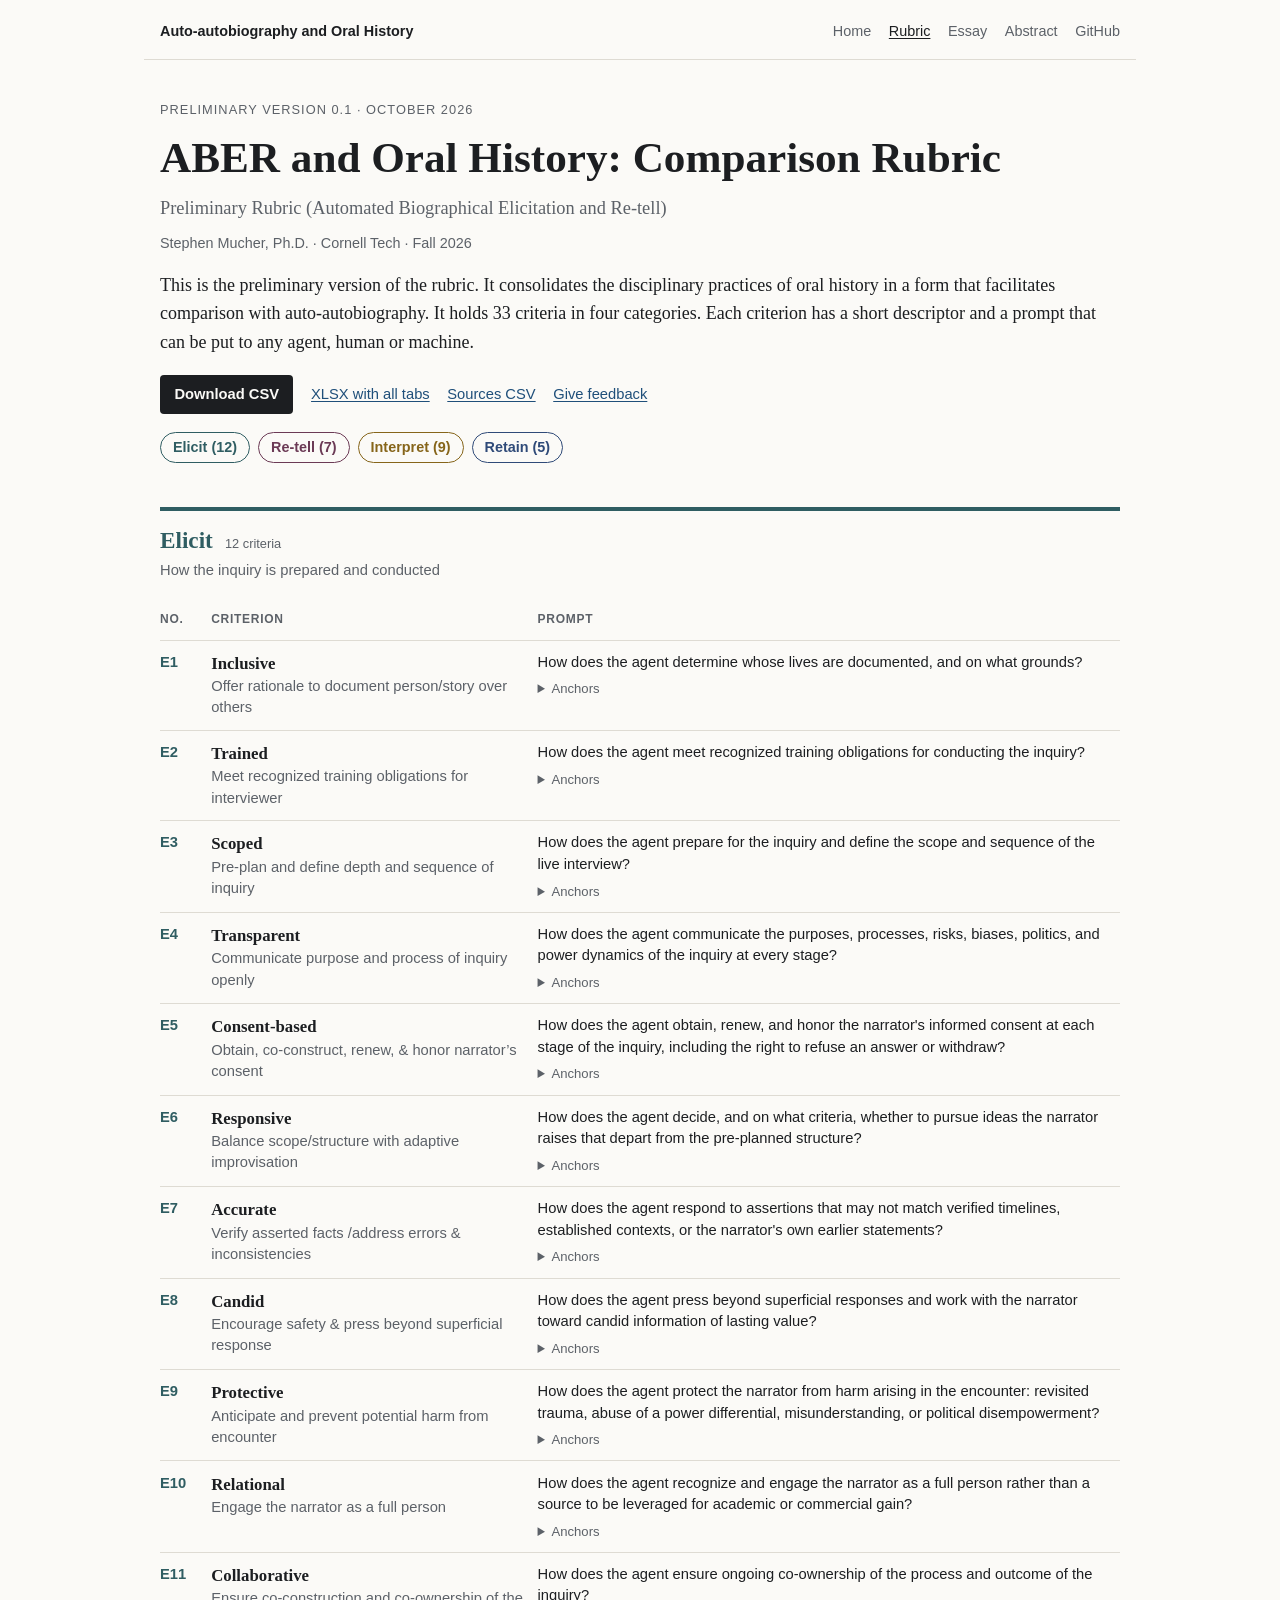
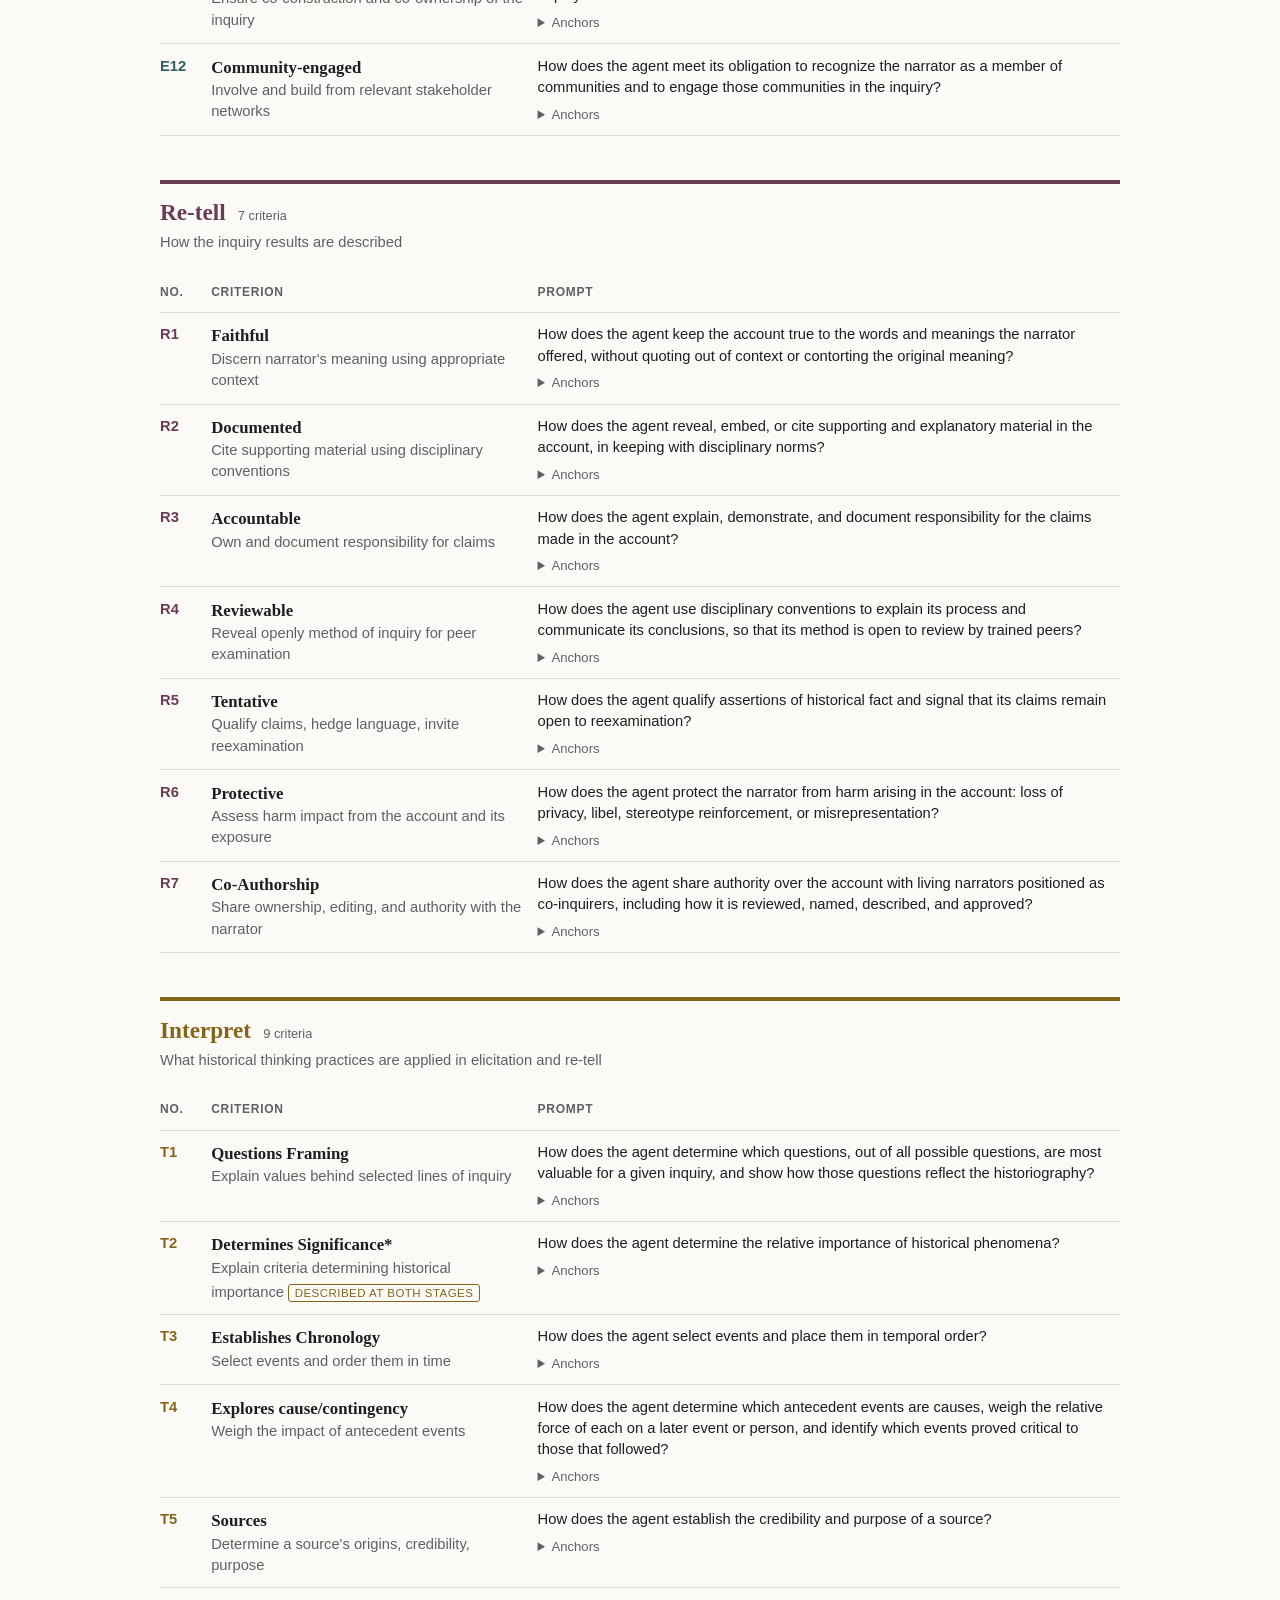
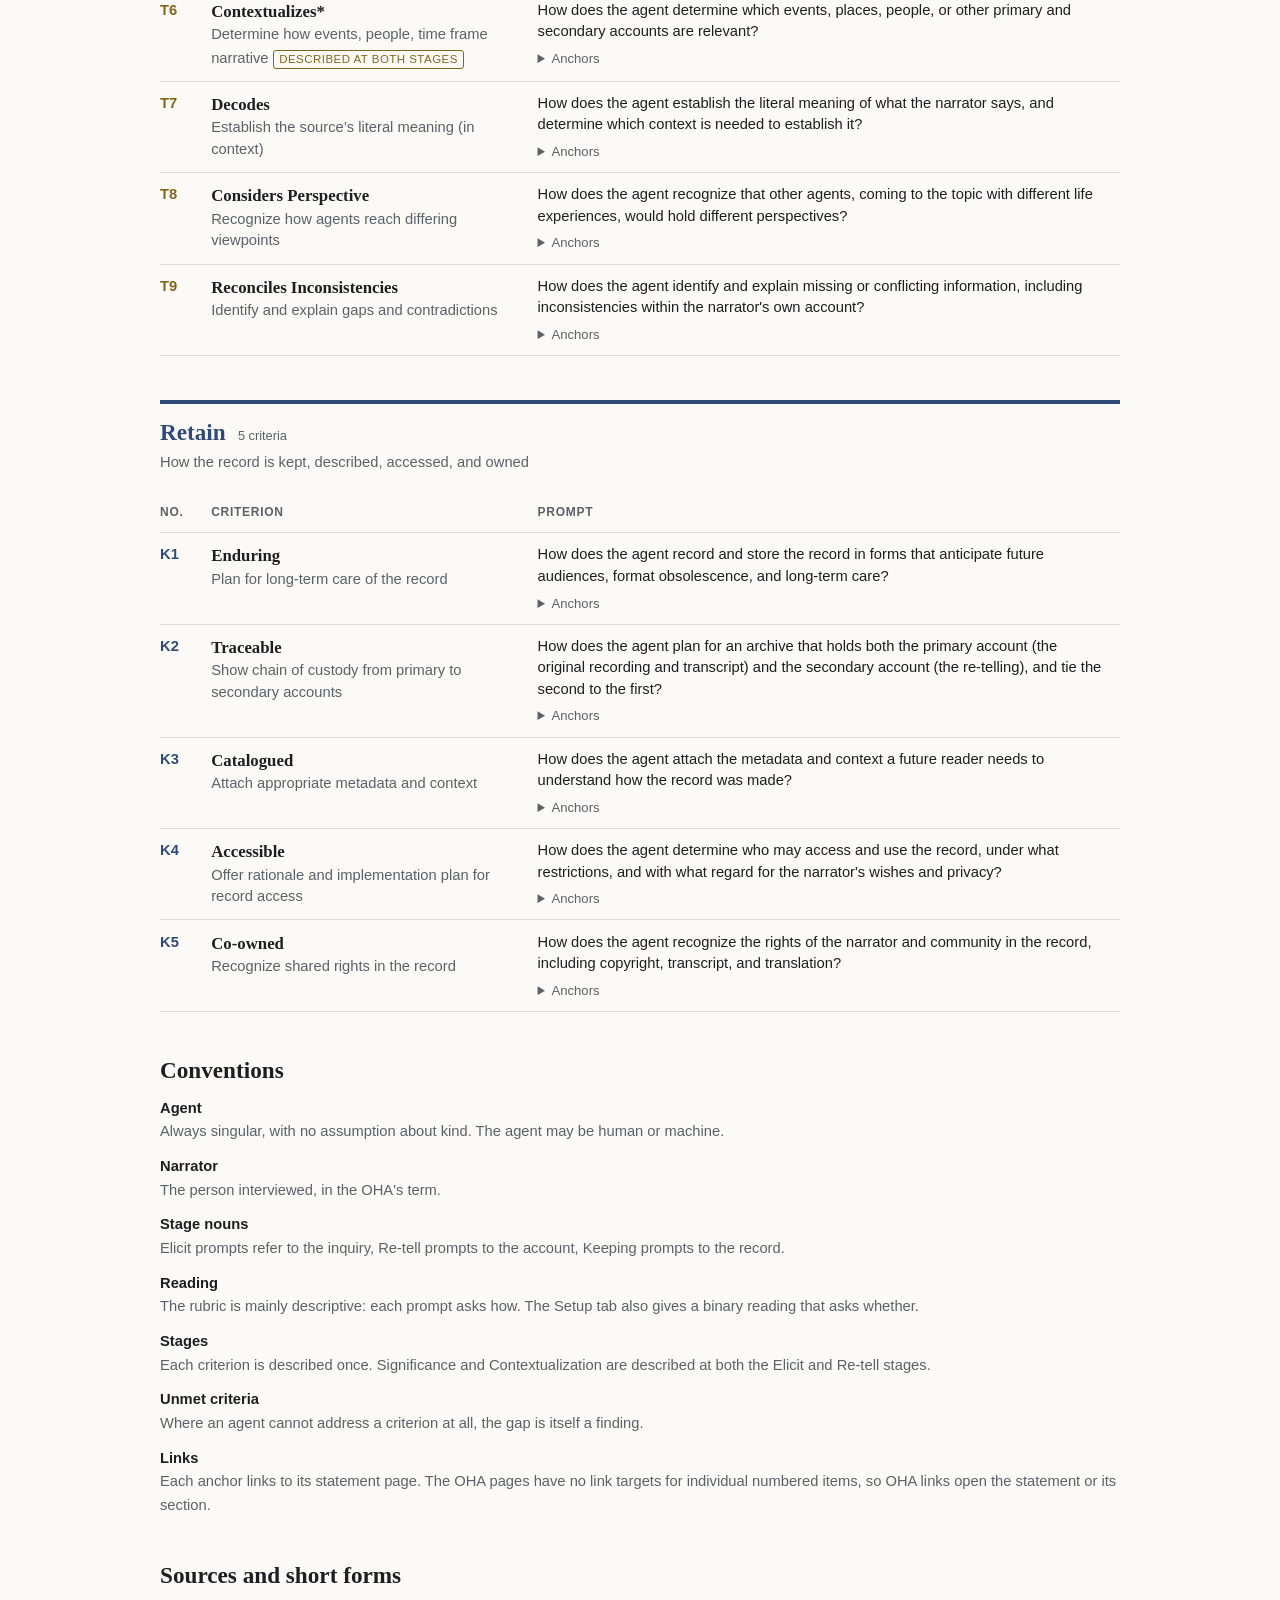
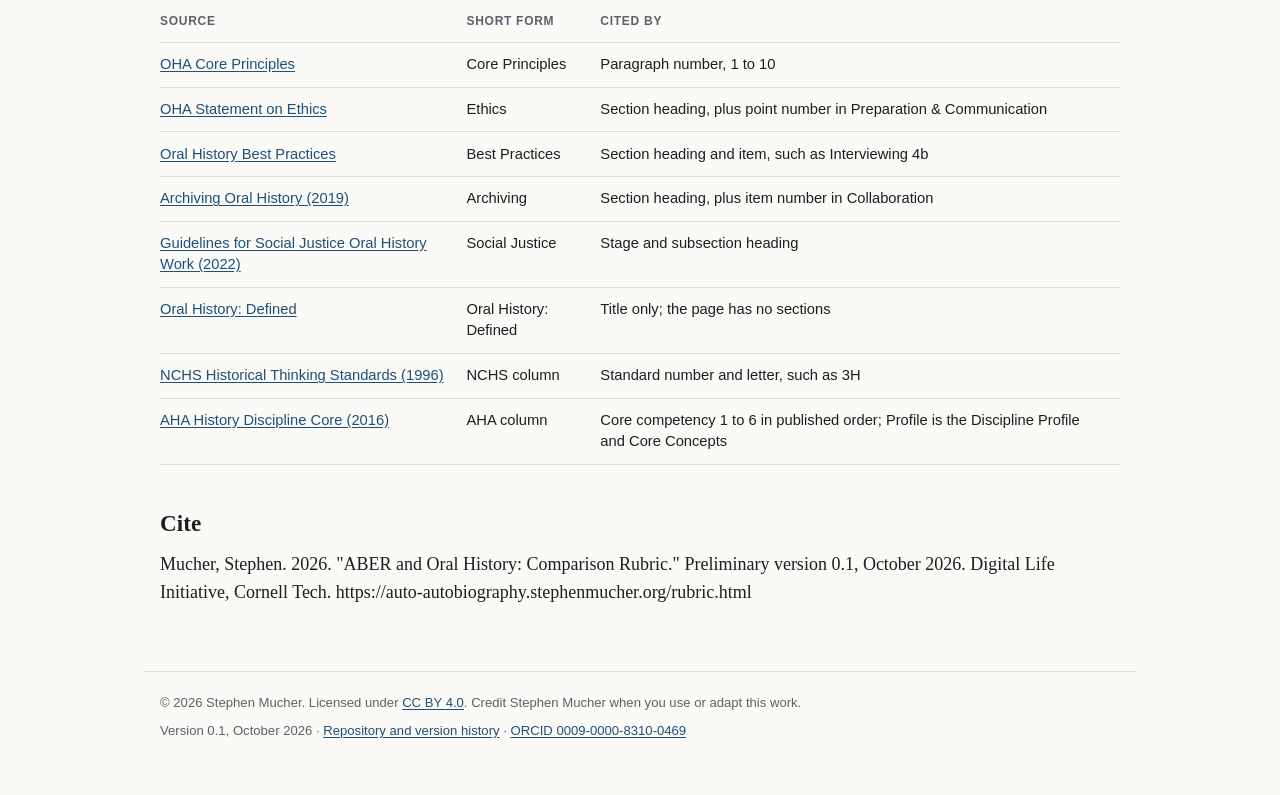
<file: rubric.html>
<!doctype html>
<html lang="en">
<head>
<meta charset="utf-8">
<meta name="viewport" content="width=device-width, initial-scale=1">
<title>ABER and Oral History: Comparison Rubric</title>
<meta name="description" content="A preliminary rubric of 33 criteria for comparing oral history practice with Automated Biographical Elicitation and Re-tell (ABER).">
<meta name="author" content="Stephen Mucher">
<link rel="canonical" href="https://auto-autobiography.stephenmucher.org/rubric.html">
<meta property="og:type" content="website">
<meta property="og:title" content="ABER and Oral History: Comparison Rubric">
<meta property="og:description" content="A preliminary rubric of 33 criteria for comparing oral history practice with Automated Biographical Elicitation and Re-tell (ABER).">
<meta property="og:url" content="https://auto-autobiography.stephenmucher.org/rubric.html">
<meta property="og:image" content="https://auto-autobiography.stephenmucher.org/assets/research-question.png">
<meta name="twitter:card" content="summary_large_image">
<link rel="license" href="https://creativecommons.org/licenses/by/4.0/">
<script type="application/ld+json">{"@context": "https://schema.org", "@type": "Dataset", "name": "ABER and Oral History: Comparison Rubric", "description": "A preliminary rubric of 33 criteria in four categories (Elicit, Re-tell, Interpret, Retain) for comparing oral history practice with Automated Biographical Elicitation and Re-tell (ABER).", "url": "https://auto-autobiography.stephenmucher.org/rubric.html", "version": "0.1", "datePublished": "2026-10", "creator": {"@type": "Person", "@id": "https://orcid.org/0009-0000-8310-0469", "name": "Stephen Mucher", "url": "https://stephenmucher.org", "sameAs": ["https://orcid.org/0009-0000-8310-0469", "https://www.linkedin.com/in/smucher/", "https://github.com/stephenmucher"]}, "license": "https://creativecommons.org/licenses/by/4.0/", "keywords": ["oral history", "auto-autobiography", "ABER", "life review", "generative AI", "historical method"], "distribution": [{"@type": "DataDownload", "encodingFormat": "text/csv", "contentUrl": "https://auto-autobiography.stephenmucher.org/rubric/aber-rubric-v0.1.csv"}]}</script>
<link rel="stylesheet" href="assets/style.css">
</head>
<body class="rubricpage">
<header class="site">
<a class="brand" href="index.html">Auto-autobiography and Oral History</a>
<nav><a href="index.html">Home</a> <a href="rubric.html" aria-current=page>Rubric</a> <a href="essay.html">Essay</a> <a href="abstract.html">Abstract</a> <a href="https://github.com/stephenmucher/auto-autobiography">GitHub</a></nav>
</header>
<main>
<div class="title">
<p class="kicker">Preliminary version 0.1 · October 2026</p>
<h1>ABER and Oral History: Comparison Rubric</h1>
<p class="sub">Preliminary Rubric (Automated Biographical Elicitation and Re-tell)</p>
<p class="byline">Stephen Mucher, Ph.D. · Cornell Tech · Fall 2026</p>
</div>
<p>This is the preliminary version of the rubric. It consolidates the disciplinary practices of oral history in a form that facilitates comparison with auto-autobiography. It holds 33 criteria in four categories. Each criterion has a short descriptor and a prompt that can be put to any agent, human or machine.</p>
<p class="actions"><a class="button" href="rubric/aber-rubric-v0.1.csv">Download CSV</a> <a href="rubric/aber-rubric-v0.1.xlsx">XLSX with all tabs</a> <a href="rubric/aber-rubric-v0.1-sources.csv">Sources CSV</a> <a href="index.html#feedback">Give feedback</a></p>
<nav class="jump"><a class="c-elicit" href="#elicit">Elicit (12)</a> <a class="c-retell" href="#re-tell">Re-tell (7)</a> <a class="c-interpret" href="#interpret">Interpret (9)</a> <a class="c-retain" href="#retain">Retain (5)</a></nav>
<section class="cat c-elicit" id="elicit"><h2>Elicit <span>12 criteria</span></h2><p class="catdesc">How the inquiry is prepared and conducted</p>
<table class="rubric"><thead><tr><th scope="col">No.</th><th scope="col">Criterion</th><th scope="col">Prompt</th></tr></thead><tbody>
<tr id="E1"><th scope="row"><a href="#E1">E1</a></th><td><strong>Inclusive</strong><br><span class="desc">Offer rationale to document person/story over others</span></td><td>How does the agent determine whose lives are documented, and on what grounds?<details><summary>Anchors</summary><dl><dt>OHA statements</dt><dd>Best Practices, Preparation 4; Ethics, Collaboration; Core Principles 7</dd><dt>AHA</dt><dd>Profile (diversity of human experience)</dd></dl></details></td></tr>
<tr id="E2"><th scope="row"><a href="#E2">E2</a></th><td><strong>Trained</strong><br><span class="desc">Meet recognized training obligations for interviewer</span></td><td>How does the agent meet recognized training obligations for conducting the inquiry?<details><summary>Anchors</summary><dl><dt>OHA statements</dt><dd>Best Practices, Preparation 1, 8; Ethics, Preparation &amp; Communication (opening paragraph)</dd></dl></details></td></tr>
<tr id="E3"><th scope="row"><a href="#E3">E3</a></th><td><strong>Scoped</strong><br><span class="desc">Pre-plan and define depth and sequence of inquiry</span></td><td>How does the agent prepare for the inquiry and define the scope and sequence of the live interview?<details><summary>Anchors</summary><dl><dt>OHA statements</dt><dd>Core Principles 4; Ethics, Preparation &amp; Communication 4; Best Practices, Preparation 3, 6, 8</dd><dt>NCHS</dt><dd>4A</dd><dt>AHA</dt><dd>5 (research strategies)</dd></dl></details></td></tr>
<tr id="E4"><th scope="row"><a href="#E4">E4</a></th><td><strong>Transparent</strong><br><span class="desc">Communicate purpose and process of inquiry openly</span></td><td>How does the agent communicate the purposes, processes, risks, biases, politics, and power dynamics of the inquiry at every stage?<details><summary>Anchors</summary><dl><dt>OHA statements</dt><dd>Core Principles 6; Ethics, Preparation &amp; Communication 2 and Collaboration; Best Practices, Preparation 5a, 5b; Social Justice, Before the Interview: Project Background Information</dd></dl></details></td></tr>
<tr id="E5"><th scope="row"><a href="#E5">E5</a></th><td><strong>Consent-based</strong><br><span class="desc">Obtain, co-construct, renew, &amp; honor narrator’s consent</span></td><td>How does the agent obtain, renew, and honor the narrator&#x27;s informed consent at each stage of the inquiry, including the right to refuse an answer or withdraw?<details><summary>Anchors</summary><dl><dt>OHA statements</dt><dd>Core Principles 6, 9; Ethics, Preparation &amp; Communication 1; Best Practices, Preparation 3, 5d and Interviewing 4a; Social Justice, Before the Interview: Informed Consent, Rolling Consent</dd></dl></details></td></tr>
<tr id="E6"><th scope="row"><a href="#E6">E6</a></th><td><strong>Responsive</strong><br><span class="desc">Balance scope/structure with adaptive improvisation</span></td><td>How does the agent decide, and on what criteria, whether to pursue ideas the narrator raises that depart from the pre-planned structure?<details><summary>Anchors</summary><dl><dt>OHA statements</dt><dd>Core Principles 4; Best Practices, Interviewing 4b, 4c</dd></dl></details></td></tr>
<tr id="E7"><th scope="row"><a href="#E7">E7</a></th><td><strong>Accurate</strong><br><span class="desc">Verify asserted facts /address errors &amp; inconsistencies</span></td><td>How does the agent respond to assertions that may not match verified timelines, established contexts, or the narrator&#x27;s own earlier statements?<details><summary>Anchors</summary><dl><dt>OHA statements</dt><dd>Best Practices, Access &amp; Use 3c</dd><dt>NCHS</dt><dd>2D; 4C</dd><dt>AHA</dt><dd>4 (credibility of sources)</dd></dl></details></td></tr>
<tr id="E8"><th scope="row"><a href="#E8">E8</a></th><td><strong>Candid</strong><br><span class="desc">Encourage safety &amp; press beyond superficial response</span></td><td>How does the agent press beyond superficial responses and work with the narrator toward candid information of lasting value?<details><summary>Anchors</summary><dl><dt>OHA statements</dt><dd>Best Practices, Interviewing 4b, 4d</dd></dl></details></td></tr>
<tr id="E9"><th scope="row"><a href="#E9">E9</a></th><td><strong>Protective</strong><br><span class="desc">Anticipate and prevent potential harm from encounter</span></td><td>How does the agent protect the narrator from harm arising in the encounter: revisited trauma, abuse of a power differential, misunderstanding, or political disempowerment?<details><summary>Anchors</summary><dl><dt>OHA statements</dt><dd>Core Principles 7, 8; Ethics, Collaboration; Social Justice, Project Planning: Pre-Protection Planning</dd></dl></details></td></tr>
<tr id="E10"><th scope="row"><a href="#E10">E10</a></th><td><strong>Relational</strong><br><span class="desc">Engage the narrator as a full person</span></td><td>How does the agent recognize and engage the narrator as a full person rather than a source to be leveraged for academic or commercial gain?<details><summary>Anchors</summary><dl><dt>OHA statements</dt><dd>Core Principles 4, 5; Best Practices, Preparation 5, 6; Ethics, Collaboration; Social Justice, Project Planning: Outreach/Relationship Building; After the Interview: Sustained Relationships</dd><dt>AHA</dt><dd>2 (empathy)</dd></dl></details></td></tr>
<tr id="E11"><th scope="row"><a href="#E11">E11</a></th><td><strong>Collaborative</strong><br><span class="desc">Ensure co-construction and co-ownership of the inquiry</span></td><td>How does the agent ensure ongoing co-ownership of the process and outcome of the inquiry?<details><summary>Anchors</summary><dl><dt>OHA statements</dt><dd>Core Principles 4, 6; Ethics, Preparation &amp; Communication 3; Social Justice, Before the Interview: Shared Power, Participatory Power</dd></dl></details></td></tr>
<tr id="E12"><th scope="row"><a href="#E12">E12</a></th><td><strong>Community-engaged</strong><br><span class="desc">Involve and build from relevant stakeholder networks</span></td><td>How does the agent meet its obligation to recognize the narrator as a member of communities and to engage those communities in the inquiry?<details><summary>Anchors</summary><dl><dt>OHA statements</dt><dd>Core Principles 5, 10; Best Practices, Preparation 9; Social Justice, Introduction; Project Planning: Outreach/Relationship Building; Oral History: Defined</dd></dl></details></td></tr>
</tbody></table></section>
<section class="cat c-retell" id="re-tell"><h2>Re-tell <span>7 criteria</span></h2><p class="catdesc">How the inquiry results are described</p>
<table class="rubric"><thead><tr><th scope="col">No.</th><th scope="col">Criterion</th><th scope="col">Prompt</th></tr></thead><tbody>
<tr id="R1"><th scope="row"><a href="#R1">R1</a></th><td><strong>Faithful</strong><br><span class="desc">Discern narrator&#x27;s meaning using appropriate context</span></td><td>How does the agent keep the account true to the words and meanings the narrator offered, without quoting out of context or contorting the original meaning?<details><summary>Anchors</summary><dl><dt>OHA statements</dt><dd>Ethics, Using Oral Sources; Best Practices, Access &amp; Use 3a, 3b; Social Justice, After the Interview: Interview Notes, Time Log, Transcripts</dd></dl></details></td></tr>
<tr id="R2"><th scope="row"><a href="#R2">R2</a></th><td><strong>Documented</strong><br><span class="desc">Cite supporting material using disciplinary conventions</span></td><td>How does the agent reveal, embed, or cite supporting and explanatory material in the account, in keeping with disciplinary norms?<details><summary>Anchors</summary><dl><dt>OHA statements</dt><dd>Ethics, Using Oral Sources; Best Practices, Access &amp; Use 3e, 3f</dd><dt>NCHS</dt><dd>3E; 4F</dd><dt>AHA</dt><dd>2 (acknowledges sources); Profile (citation)</dd></dl></details></td></tr>
<tr id="R3"><th scope="row"><a href="#R3">R3</a></th><td><strong>Accountable</strong><br><span class="desc">Own and document responsibility for claims</span></td><td>How does the agent explain, demonstrate, and document responsibility for the claims made in the account?<details><summary>Anchors</summary><dl><dt>OHA statements</dt><dd>Core Principles 10; Best Practices, Access &amp; Use 3c; Social Justice, Introduction (extended accountability)</dd></dl></details></td></tr>
<tr id="R4"><th scope="row"><a href="#R4">R4</a></th><td><strong>Reviewable</strong><br><span class="desc">Reveal openly method of inquiry for peer examination</span></td><td>How does the agent use disciplinary conventions to explain its process and communicate its conclusions, so that its method is open to review by trained peers?<details><summary>Anchors</summary><dl><dt>OHA statements</dt><dd>Best Practices, Access &amp; Use 3, 3d; Ethics, Using Oral Sources</dd><dt>AHA</dt><dd>Profile (peer review); 4 (how arguments were constructed); 5 (well-supported narratives)</dd></dl></details></td></tr>
<tr id="R5"><th scope="row"><a href="#R5">R5</a></th><td><strong>Tentative</strong><br><span class="desc">Qualify claims, hedge language, invite reexamination</span></td><td>How does the agent qualify assertions of historical fact and signal that its claims remain open to reexamination?<details><summary>Anchors</summary><dl><dt>OHA statements</dt><dd>Core Principles 3; Best Practices, Access &amp; Use 3c</dd><dt>NCHS</dt><dd>3H</dd><dt>AHA</dt><dd>3 (provisional nature of knowledge); 4 (revise when new evidence requires)</dd></dl></details></td></tr>
<tr id="R6"><th scope="row"><a href="#R6">R6</a></th><td><strong>Protective</strong><br><span class="desc">Assess harm impact from the account and its exposure</span></td><td>How does the agent protect the narrator from harm arising in the account: loss of privacy, libel, stereotype reinforcement, or misrepresentation?<details><summary>Anchors</summary><dl><dt>OHA statements</dt><dd>Core Principles 8, 10; Ethics, Stewardship; Best Practices, Access &amp; Use 3a; Social Justice, After the Interview: Protective Considerations</dd></dl></details></td></tr>
<tr id="R7"><th scope="row"><a href="#R7">R7</a></th><td><strong>Co-Authorship</strong><br><span class="desc">Share ownership, editing, and authority with the narrator</span></td><td>How does the agent share authority over the account with living narrators positioned as co-inquirers, including how it is reviewed, named, described, and approved?<details><summary>Anchors</summary><dl><dt>OHA statements</dt><dd>Ethics, Preparation &amp; Communication 3, Collaboration, and Stewardship; Best Practices, Access &amp; Use 2e; Social Justice, After the Interview: Interpretation</dd></dl></details></td></tr>
</tbody></table></section>
<section class="cat c-interpret" id="interpret"><h2>Interpret <span>9 criteria</span></h2><p class="catdesc">What historical thinking practices are applied in elicitation and re-tell</p>
<table class="rubric"><thead><tr><th scope="col">No.</th><th scope="col">Criterion</th><th scope="col">Prompt</th></tr></thead><tbody>
<tr id="T1"><th scope="row"><a href="#T1">T1</a></th><td><strong>Questions Framing</strong><br><span class="desc">Explain values behind selected lines of inquiry</span></td><td>How does the agent determine which questions, out of all possible questions, are most valuable for a given inquiry, and show how those questions reflect the historiography?<details><summary>Anchors</summary><dl><dt>OHA statements</dt><dd>Best Practices, Preparation 6, 8 and Interviewing 4</dd><dt>NCHS</dt><dd>4A; 3I</dd><dt>AHA</dt><dd>5 (substantive, open-ended questions)</dd></dl></details></td></tr>
<tr id="T2"><th scope="row"><a href="#T2">T2</a></th><td><strong>Determines Significance*</strong><br><span class="desc">Explain criteria determining historical importance</span> <span class="both">Described at both stages</span></td><td>How does the agent determine the relative importance of historical phenomena?<details><summary>Anchors</summary><dl><dt>OHA statements</dt><dd>Core Principles 4; Best Practices, Interviewing 4c, 4d</dd><dt>NCHS</dt><dd>3D</dd><dt>AHA</dt><dd>1 (particularity of past lives, scale of human experience)</dd></dl></details></td></tr>
<tr id="T3"><th scope="row"><a href="#T3">T3</a></th><td><strong>Establishes Chronology</strong><br><span class="desc">Select events and order them in time</span></td><td>How does the agent select events and place them in temporal order?<details><summary>Anchors</summary><dl><dt>NCHS</dt><dd>1C; 1F; 1G</dd><dt>AHA</dt><dd>Profile (continuity and change over time)</dd></dl></details></td></tr>
<tr id="T4"><th scope="row"><a href="#T4">T4</a></th><td><strong>Explores cause/contingency</strong><br><span class="desc">Weigh the impact of antecedent events</span></td><td>How does the agent determine which antecedent events are causes, weigh the relative force of each on a later event or person, and identify which events proved critical to those that followed?<details><summary>Anchors</summary><dl><dt>NCHS</dt><dd>3C; 3G; 5C</dd><dt>AHA</dt><dd>3 (multiple causes of complex events)</dd></dl></details></td></tr>
<tr id="T5"><th scope="row"><a href="#T5">T5</a></th><td><strong>Sources</strong><br><span class="desc">Determine a source&#x27;s origins, credibility, purpose</span></td><td>How does the agent establish the credibility and purpose of a source?<details><summary>Anchors</summary><dl><dt>OHA statements</dt><dd>Best Practices, Access &amp; Use 3c</dd><dt>NCHS</dt><dd>2A</dd><dt>AHA</dt><dd>4 (credibility, position, perspective, relevance)</dd></dl></details></td></tr>
<tr id="T6"><th scope="row"><a href="#T6">T6</a></th><td><strong>Contextualizes*</strong><br><span class="desc">Determine how events, people, time frame narrative</span> <span class="both">Described at both stages</span></td><td>How does the agent determine which events, places, people, or other primary and secondary accounts are relevant?<details><summary>Anchors</summary><dl><dt>OHA statements</dt><dd>Core Principles 3; Oral History: Defined; Best Practices, Preparation 6 and Access &amp; Use 3d, 3e</dd><dt>NCHS</dt><dd>4D</dd><dt>AHA</dt><dd>1 (gather and contextualize)</dd></dl></details></td></tr>
<tr id="T7"><th scope="row"><a href="#T7">T7</a></th><td><strong>Decodes</strong><br><span class="desc">Establish the source’s literal meaning (in context)</span></td><td>How does the agent establish the literal meaning of what the narrator says, and determine which context is needed to establish it?<details><summary>Anchors</summary><dl><dt>OHA statements</dt><dd>Best Practices, Interviewing 4b; Social Justice, Project Planning: Language and Translation</dd><dt>NCHS</dt><dd>2B</dd><dt>AHA</dt><dd>4 (decode the historical record)</dd></dl></details></td></tr>
<tr id="T8"><th scope="row"><a href="#T8">T8</a></th><td><strong>Considers Perspective</strong><br><span class="desc">Recognize how agents reach differing viewpoints</span></td><td>How does the agent recognize that other agents, coming to the topic with different life experiences, would hold different perspectives?<details><summary>Anchors</summary><dl><dt>OHA statements</dt><dd>Core Principles 7; Ethics, Collaboration; Social Justice, Project Planning: Self-Reflection and Self-Interrogation</dd><dt>NCHS</dt><dd>2F; 3B; 3F</dd><dt>AHA</dt><dd>3 (multiple perspectives)</dd></dl></details></td></tr>
<tr id="T9"><th scope="row"><a href="#T9">T9</a></th><td><strong>Reconciles Inconsistencies</strong><br><span class="desc">Identify and explain gaps and contradictions</span></td><td>How does the agent identify and explain missing or conflicting information, including inconsistencies within the narrator&#x27;s own account?<details><summary>Anchors</summary><dl><dt>OHA statements</dt><dd>Best Practices, Access &amp; Use 3c</dd><dt>NCHS</dt><dd>4D</dd><dt>AHA</dt><dd>3 (welcome contradictory data); 4 (incomplete, complex, contradictory record)</dd></dl></details></td></tr>
</tbody></table></section>
<section class="cat c-retain" id="retain"><h2>Retain <span>5 criteria</span></h2><p class="catdesc">How the record is kept, described, accessed, and owned</p>
<table class="rubric"><thead><tr><th scope="col">No.</th><th scope="col">Criterion</th><th scope="col">Prompt</th></tr></thead><tbody>
<tr id="K1"><th scope="row"><a href="#K1">K1</a></th><td><strong>Enduring</strong><br><span class="desc">Plan for long-term care of the record</span></td><td>How does the agent record and store the record in forms that anticipate future audiences, format obsolescence, and long-term care?<details><summary>Anchors</summary><dl><dt>OHA statements</dt><dd>Best Practices, Preparation 2, 7 and Preservation 1, 2a to 2c, 3a; Archiving, Preservation and Collaboration 2, 4</dd><dt>AHA</dt><dd>Profile (preserves collective memory)</dd></dl></details></td></tr>
<tr id="K2"><th scope="row"><a href="#K2">K2</a></th><td><strong>Traceable</strong><br><span class="desc">Show chain of custody from primary to secondary accounts</span></td><td>How does the agent plan for an archive that holds both the primary account (the original recording and transcript) and the secondary account (the re-telling), and tie the second to the first?<details><summary>Anchors</summary><dl><dt>OHA statements</dt><dd>Archiving, Preservation; Ethics, Collaboration; Best Practices, Access &amp; Use 3f</dd><dt>NCHS</dt><dd>4F</dd><dt>AHA</dt><dd>2 (an interpretive account created from surviving evidence)</dd></dl></details></td></tr>
<tr id="K3"><th scope="row"><a href="#K3">K3</a></th><td><strong>Catalogued</strong><br><span class="desc">Attach appropriate metadata and context</span></td><td>How does the agent attach the metadata and context a future reader needs to understand how the record was made?<details><summary>Anchors</summary><dl><dt>OHA statements</dt><dd>Ethics, Stewardship; Best Practices, Interviewing 2, Preservation 3b, 3c and Access &amp; Use 1; Archiving, Metadata and Description and Collaboration 5</dd></dl></details></td></tr>
<tr id="K4"><th scope="row"><a href="#K4">K4</a></th><td><strong>Accessible</strong><br><span class="desc">Offer rationale and implementation plan for record access</span></td><td>How does the agent determine who may access and use the record, under what restrictions, and with what regard for the narrator&#x27;s wishes and privacy?<details><summary>Anchors</summary><dl><dt>OHA statements</dt><dd>Core Principles 8, 9; Ethics, Stewardship; Best Practices, Access &amp; Use 2a to 2d; Archiving, Access and Collaboration 6, 7; Social Justice, Before the Interview: Privacy and Access</dd><dt>AHA</dt><dd>Profile (make the past accessible)</dd></dl></details></td></tr>
<tr id="K5"><th scope="row"><a href="#K5">K5</a></th><td><strong>Co-owned</strong><br><span class="desc">Recognize shared rights in the record</span></td><td>How does the agent recognize the rights of the narrator and community in the record, including copyright, transcript, and translation?<details><summary>Anchors</summary><dl><dt>OHA statements</dt><dd>Archiving, Ownership and Rights Management; Ethics, Collaboration; Social Justice, Before the Interview: Participatory Power 2, 4, 5; After the Interview: Preservation</dd></dl></details></td></tr>
</tbody></table></section>
<h2 id="conventions">Conventions</h2><dl class="conv"><dt>Agent</dt><dd>Always singular, with no assumption about kind. The agent may be human or machine.</dd><dt>Narrator</dt><dd>The person interviewed, in the OHA&#x27;s term.</dd><dt>Stage nouns</dt><dd>Elicit prompts refer to the inquiry, Re-tell prompts to the account, Keeping prompts to the record.</dd><dt>Reading</dt><dd>The rubric is mainly descriptive: each prompt asks how. The Setup tab also gives a binary reading that asks whether.</dd><dt>Stages</dt><dd>Each criterion is described once. Significance and Contextualization are described at both the Elicit and Re-tell stages.</dd><dt>Unmet criteria</dt><dd>Where an agent cannot address a criterion at all, the gap is itself a finding.</dd><dt>Links</dt><dd>Each anchor links to its statement page. The OHA pages have no link targets for individual numbered items, so OHA links open the statement or its section.</dd></dl>
<h2 id="sources">Sources and short forms</h2><table class="plain"><thead><tr><th>Source</th><th>Short form</th><th>Cited by</th></tr></thead><tbody><tr><td><a href="https://oralhistory.org/oha-core-principles/">OHA Core Principles</a></td><td>Core Principles</td><td>Paragraph number, 1 to 10</td></tr><tr><td><a href="https://oralhistory.org/oha-statement-on-ethics/">OHA Statement on Ethics</a></td><td>Ethics</td><td>Section heading, plus point number in Preparation &amp; Communication</td></tr><tr><td><a href="https://oralhistory.org/best-practices/">Oral History Best Practices</a></td><td>Best Practices</td><td>Section heading and item, such as Interviewing 4b</td></tr><tr><td><a href="https://oralhistory.org/archives-principles-and-best-practices-overview/">Archiving Oral History (2019)</a></td><td>Archiving</td><td>Section heading, plus item number in Collaboration</td></tr><tr><td><a href="https://oralhistory.org/guidelines-for-social-justice-oral-history-work/">Guidelines for Social Justice Oral History Work (2022)</a></td><td>Social Justice</td><td>Stage and subsection heading</td></tr><tr><td><a href="https://oralhistory.org/about/do-oral-history/">Oral History: Defined</a></td><td>Oral History: Defined</td><td>Title only; the page has no sections</td></tr><tr><td><a href="https://phi.history.ucla.edu/nchs/historical-thinking-standards/overview/">NCHS Historical Thinking Standards (1996)</a></td><td>NCHS column</td><td>Standard number and letter, such as 3H</td></tr><tr><td><a href="https://www.historians.org/resource/history-discipline-core/">AHA History Discipline Core (2016)</a></td><td>AHA column</td><td>Core competency 1 to 6 in published order; Profile is the Discipline Profile and Core Concepts</td></tr></tbody></table>
<h2 id="cite">Cite</h2><p>Mucher, Stephen. 2026. "ABER and Oral History: Comparison Rubric." Preliminary version 0.1, October 2026. Digital Life Initiative, Cornell Tech. https://auto-autobiography.stephenmucher.org/rubric.html</p>
</main>
<footer class="site">
<p>© 2026 Stephen Mucher. Licensed under <a href="https://creativecommons.org/licenses/by/4.0/">CC BY 4.0</a>. Credit Stephen Mucher when you use or adapt this work.</p>
<p>Version 0.1, October 2026 · <a href="https://github.com/stephenmucher/auto-autobiography">Repository and version history</a> · <a href="https://orcid.org/0009-0000-8310-0469">ORCID 0009-0000-8310-0469</a></p>
</footer>
</body>
</html>
</file>
<file: assets/style.css>
:root {
  --bg: #fbfaf7; --surface: #ffffff; --ink: #1c1e21; --muted: #5c6168; --rule: #dedbd3;
  --link: #1f4f7a; --elicit: #2f5d62; --retell: #6b3a55; --interpret: #86651a; --retain: #2f4a78;
  --serif: "Source Serif 4", "Iowan Old Style", Charter, "Bitstream Charter", Georgia, serif;
  --sans: Inter, -apple-system, BlinkMacSystemFont, "Segoe UI", Helvetica, Arial, sans-serif;
}
@media (prefers-color-scheme: dark) {
  :root {
    --bg: #15171a; --surface: #1d2024; --ink: #e8e6e1; --muted: #a3a7ad; --rule: #34383e;
    --link: #8fbbe6; --elicit: #7fc1c8; --retell: #d59abb; --interpret: #dcb968; --retain: #9db6e6;
  }
}
* { box-sizing: border-box; }
html { -webkit-text-size-adjust: 100%; }
body { margin: 0; background: var(--bg); color: var(--ink); font-family: var(--serif); font-size: 1.125rem; line-height: 1.6; }
a { color: var(--link); text-underline-offset: 0.15em; }
a:hover { text-decoration-thickness: 2px; }
header.site, footer.site, main { max-width: 46rem; margin: 0 auto; padding: 0 1rem; }
body.rubricpage header.site, body.rubricpage footer.site, body.rubricpage main { max-width: 62rem; }
header.site { display: flex; flex-wrap: wrap; gap: 0.5rem 1.5rem; align-items: baseline; justify-content: space-between; padding-top: 1.25rem; padding-bottom: 1rem; border-bottom: 1px solid var(--rule); font-family: var(--sans); font-size: 0.9rem; }
header.site .brand { font-weight: 650; color: var(--ink); text-decoration: none; }
header.site nav { display: flex; flex-wrap: wrap; gap: 0.25rem 1.1rem; }
header.site nav a { color: var(--muted); text-decoration: none; }
header.site nav a:hover, header.site nav a[aria-current] { color: var(--ink); text-decoration: underline; }
.title { padding: 2.5rem 0 1rem; }
.kicker { font-family: var(--sans); font-size: 0.8rem; letter-spacing: 0.08em; text-transform: uppercase; color: var(--muted); margin: 0 0 0.75rem; }
h1 { font-size: clamp(1.9rem, 5vw, 2.7rem); line-height: 1.15; margin: 0 0 0.75rem; font-weight: 650; text-wrap: balance; }
.sub { font-size: 1.15rem; color: var(--muted); margin: 0 0 0.5rem; text-wrap: pretty; }
.byline { font-family: var(--sans); font-size: 0.9rem; color: var(--muted); margin: 0; }
h2 { font-size: 1.45rem; line-height: 1.25; margin: 2.75rem 0 0.75rem; font-weight: 650; text-wrap: balance; }
h2 span { font-family: var(--sans); font-size: 0.8rem; font-weight: 500; color: var(--muted); margin-left: 0.4rem; }
p, ul, ol, dl, blockquote, figure, table { margin: 0 0 1.1rem; }
ul, ol { padding-left: 1.25rem; }
li { margin-bottom: 0.45rem; }
blockquote { margin-left: 0; padding: 0.25rem 0 0.25rem 1.1rem; border-left: 3px solid var(--rule); color: var(--ink); font-size: 1.02rem; }
figure { margin: 1.75rem 0; }
figure img { display: block; width: 100%; height: auto; border: 1px solid var(--rule); border-radius: 4px; }
figcaption { font-family: var(--sans); font-size: 0.82rem; color: var(--muted); margin-top: 0.5rem; }
.actions { font-family: var(--sans); font-size: 0.92rem; display: flex; flex-wrap: wrap; gap: 0.6rem 1.1rem; align-items: center; }
.button { display: inline-block; background: var(--ink); color: var(--bg); padding: 0.5rem 0.9rem; border-radius: 4px; text-decoration: none; font-weight: 600; }
.button:hover { opacity: 0.88; }
ul.cats { list-style: none; padding: 0; display: grid; grid-template-columns: repeat(auto-fit, minmax(15rem, 1fr)); gap: 0.75rem; font-family: var(--sans); font-size: 0.92rem; line-height: 1.45; }
ul.cats li { margin: 0; background: var(--surface); border: 1px solid var(--rule); border-top: 4px solid var(--c); border-radius: 4px; padding: 0.8rem 0.9rem; color: var(--muted); }
ul.cats a { display: flex; justify-content: space-between; align-items: baseline; color: var(--c); text-decoration: none; margin-bottom: 0.25rem; }
ul.cats a strong { font-family: var(--serif); font-size: 1.2rem; }
ul.cats a span { font-size: 0.75rem; letter-spacing: 0.05em; text-transform: uppercase; }
.c-elicit { --c: var(--elicit); } .c-retell { --c: var(--retell); } .c-interpret { --c: var(--interpret); } .c-retain { --c: var(--retain); }
p.ref { font-size: 0.95rem; line-height: 1.5; padding-left: 1.5rem; text-indent: -1.5rem; margin-bottom: 0.7rem; overflow-wrap: anywhere; }
.sig { margin-top: 2rem; font-family: var(--sans); font-size: 0.92rem; }
.citeas { font-family: var(--sans); font-size: 0.85rem; color: var(--muted); border-top: 1px solid var(--rule); padding-top: 1rem; overflow-wrap: anywhere; }
#cite ~ p { overflow-wrap: anywhere; }
nav.jump { font-family: var(--sans); font-size: 0.9rem; display: flex; flex-wrap: wrap; gap: 0.5rem; margin-bottom: 1rem; }
nav.jump a { color: var(--c); border: 1px solid var(--c); border-radius: 999px; padding: 0.2rem 0.75rem; text-decoration: none; font-weight: 600; }
section.cat h2 { color: var(--c); border-top: 4px solid var(--c); padding-top: 0.9rem; margin-bottom: 0.25rem; }
.catdesc { color: var(--muted); font-family: var(--sans); font-size: 0.92rem; }
table { border-collapse: collapse; width: 100%; font-family: var(--sans); font-size: 0.92rem; line-height: 1.45; }
th, td { text-align: left; vertical-align: top; padding: 0.7rem 0.75rem 0.7rem 0; border-bottom: 1px solid var(--rule); }
thead th { font-size: 0.75rem; letter-spacing: 0.06em; text-transform: uppercase; color: var(--muted); font-weight: 600; }
table.rubric th[scope=row] { white-space: nowrap; width: 3.2rem; }
table.rubric th[scope=row] a { color: var(--c); text-decoration: none; font-weight: 700; }
table.rubric td:nth-child(2) { width: 34%; }
table.rubric strong { font-family: var(--serif); font-size: 1.05rem; }
table.rubric tr:target { background: color-mix(in srgb, var(--c) 12%, transparent); }
.desc { color: var(--muted); }
.both { display: inline-block; margin-top: 0.3rem; font-size: 0.72rem; letter-spacing: 0.04em; text-transform: uppercase; color: var(--c); border: 1px solid var(--c); border-radius: 3px; padding: 0 0.35rem; }
details { margin-top: 0.4rem; }
summary { cursor: pointer; color: var(--muted); font-size: 0.82rem; }
details dl { margin: 0.4rem 0 0; font-size: 0.85rem; }
details dt { font-weight: 600; color: var(--muted); font-size: 0.72rem; letter-spacing: 0.05em; text-transform: uppercase; margin-top: 0.4rem; }
details dd { margin: 0; }
dl.conv { font-family: var(--sans); font-size: 0.92rem; }
dl.conv dt { font-weight: 650; margin-top: 0.7rem; }
dl.conv dd { margin: 0; color: var(--muted); }
footer.site { margin-top: 4rem; padding-top: 1.25rem; padding-bottom: 3rem; border-top: 1px solid var(--rule); font-family: var(--sans); font-size: 0.82rem; color: var(--muted); }
footer.site p { margin-bottom: 0.4rem; }
@media (max-width: 40rem) {
  body { font-size: 1.05rem; }
  table.rubric thead { display: none; }
  table.rubric, table.rubric tbody, table.rubric tr, table.rubric th, table.rubric td { display: block; width: auto !important; }
  table.rubric tr { border-bottom: 1px solid var(--rule); padding: 0.8rem 0; }
  table.rubric th, table.rubric td { border: 0; padding: 0.1rem 0; }
  table.plain { display: block; overflow-x: auto; }
}
@media print {
  header.site nav, .actions, nav.jump, .sub a { display: none; }
  body { font-size: 11pt; background: #fff; color: #000; }
  details dl { display: block; }
  a { color: inherit; text-decoration: none; }
}
</file>
